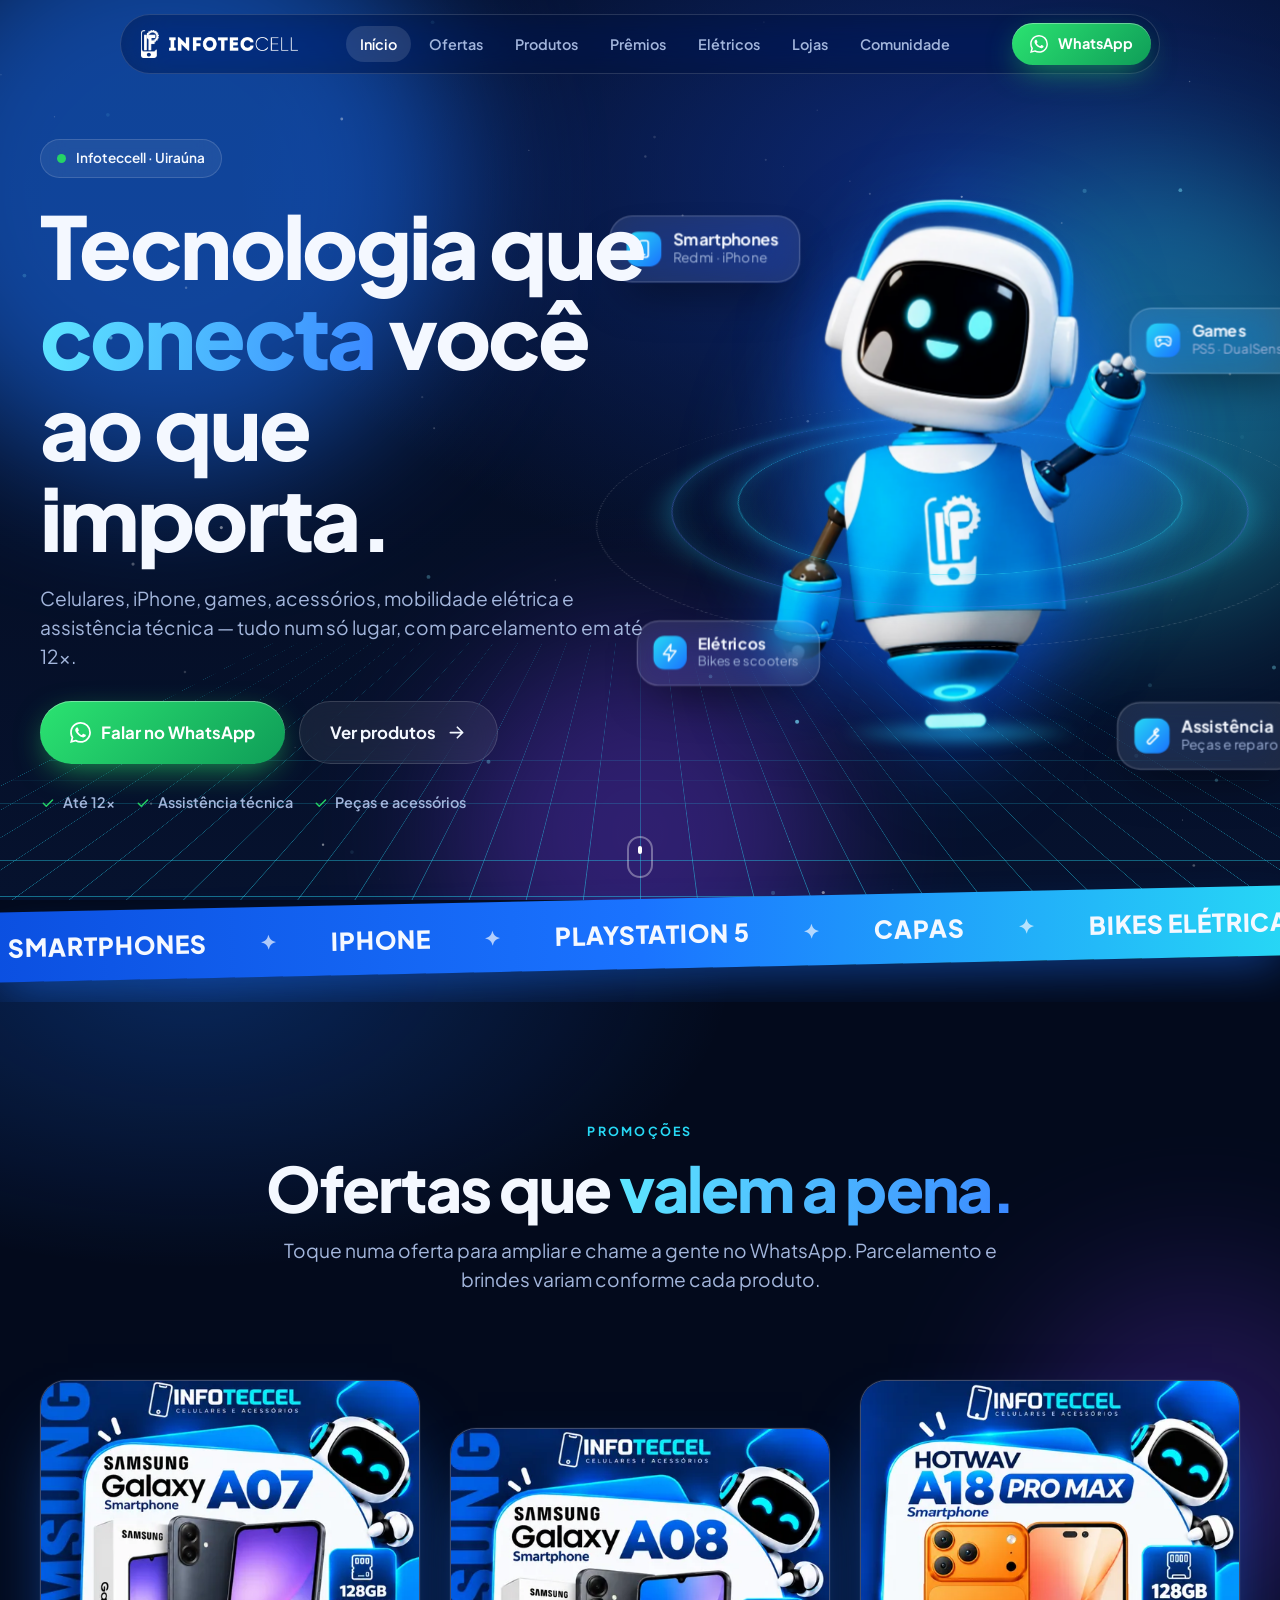
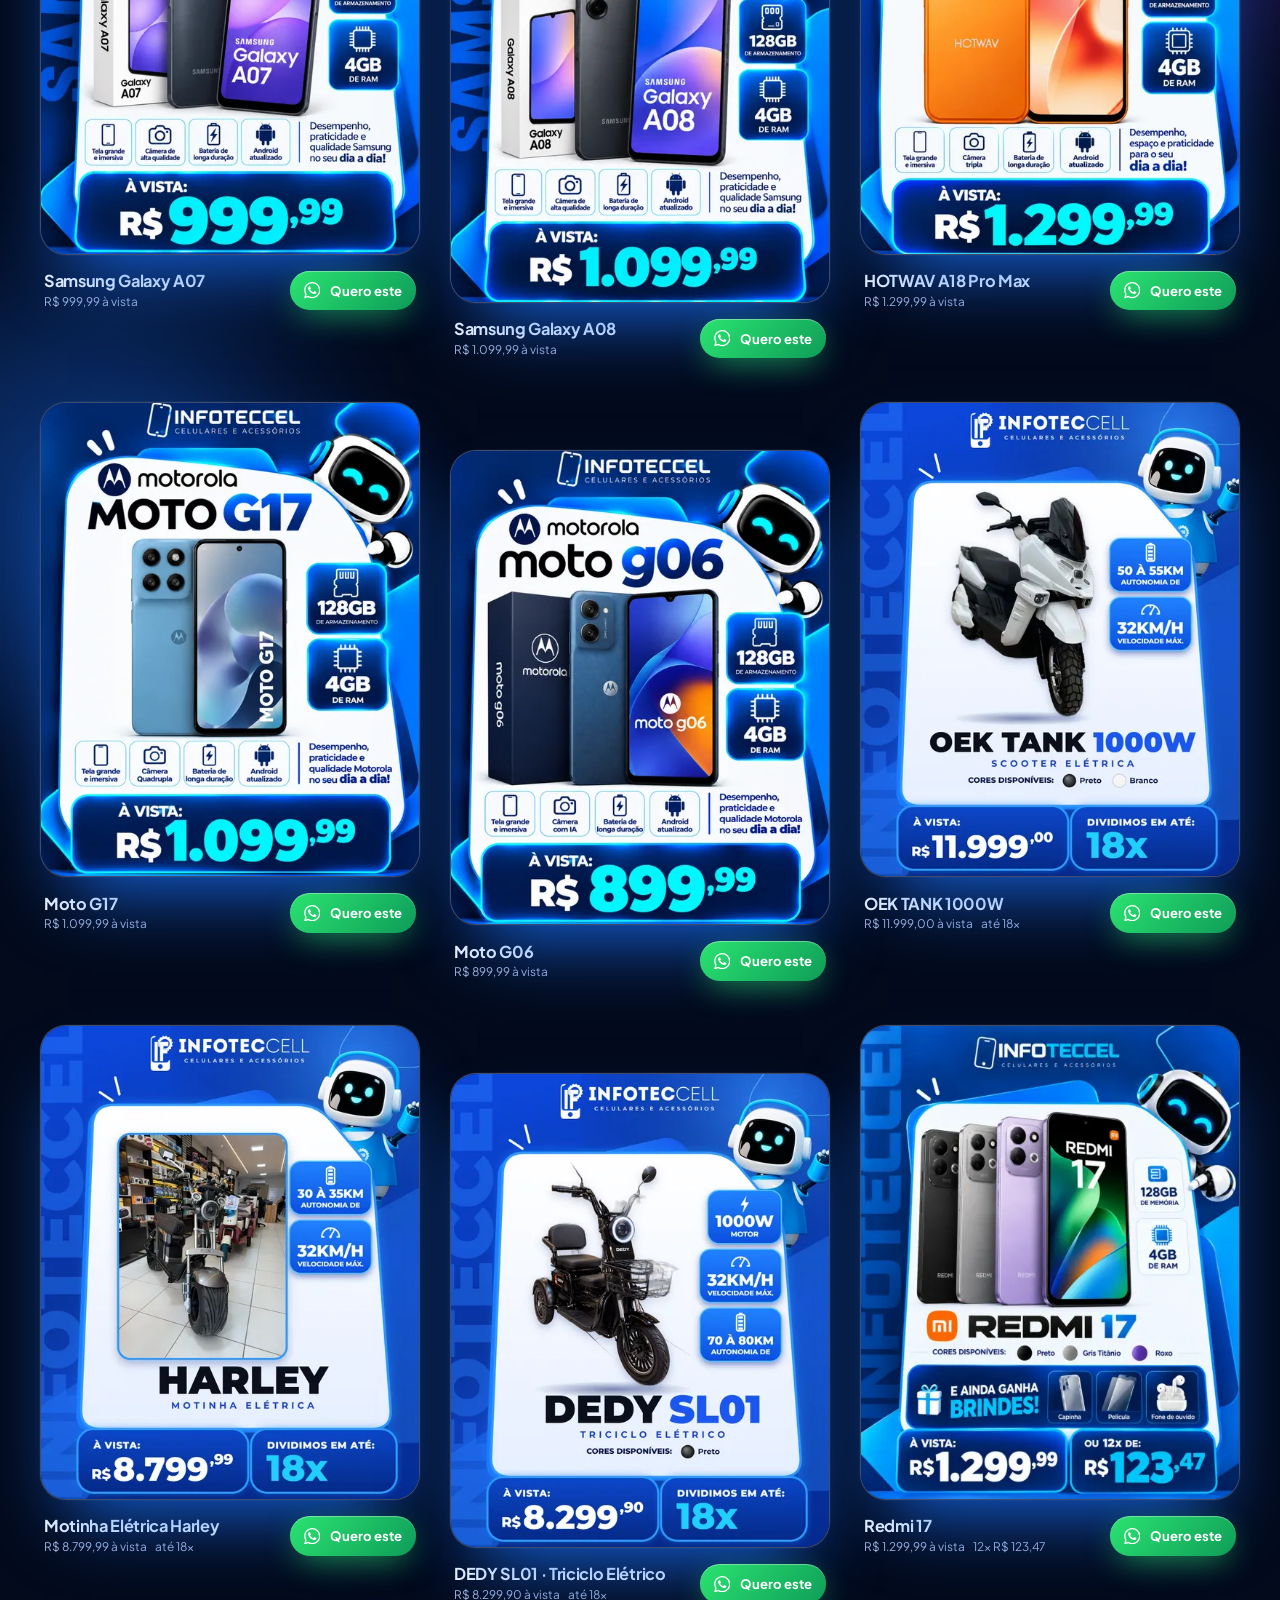
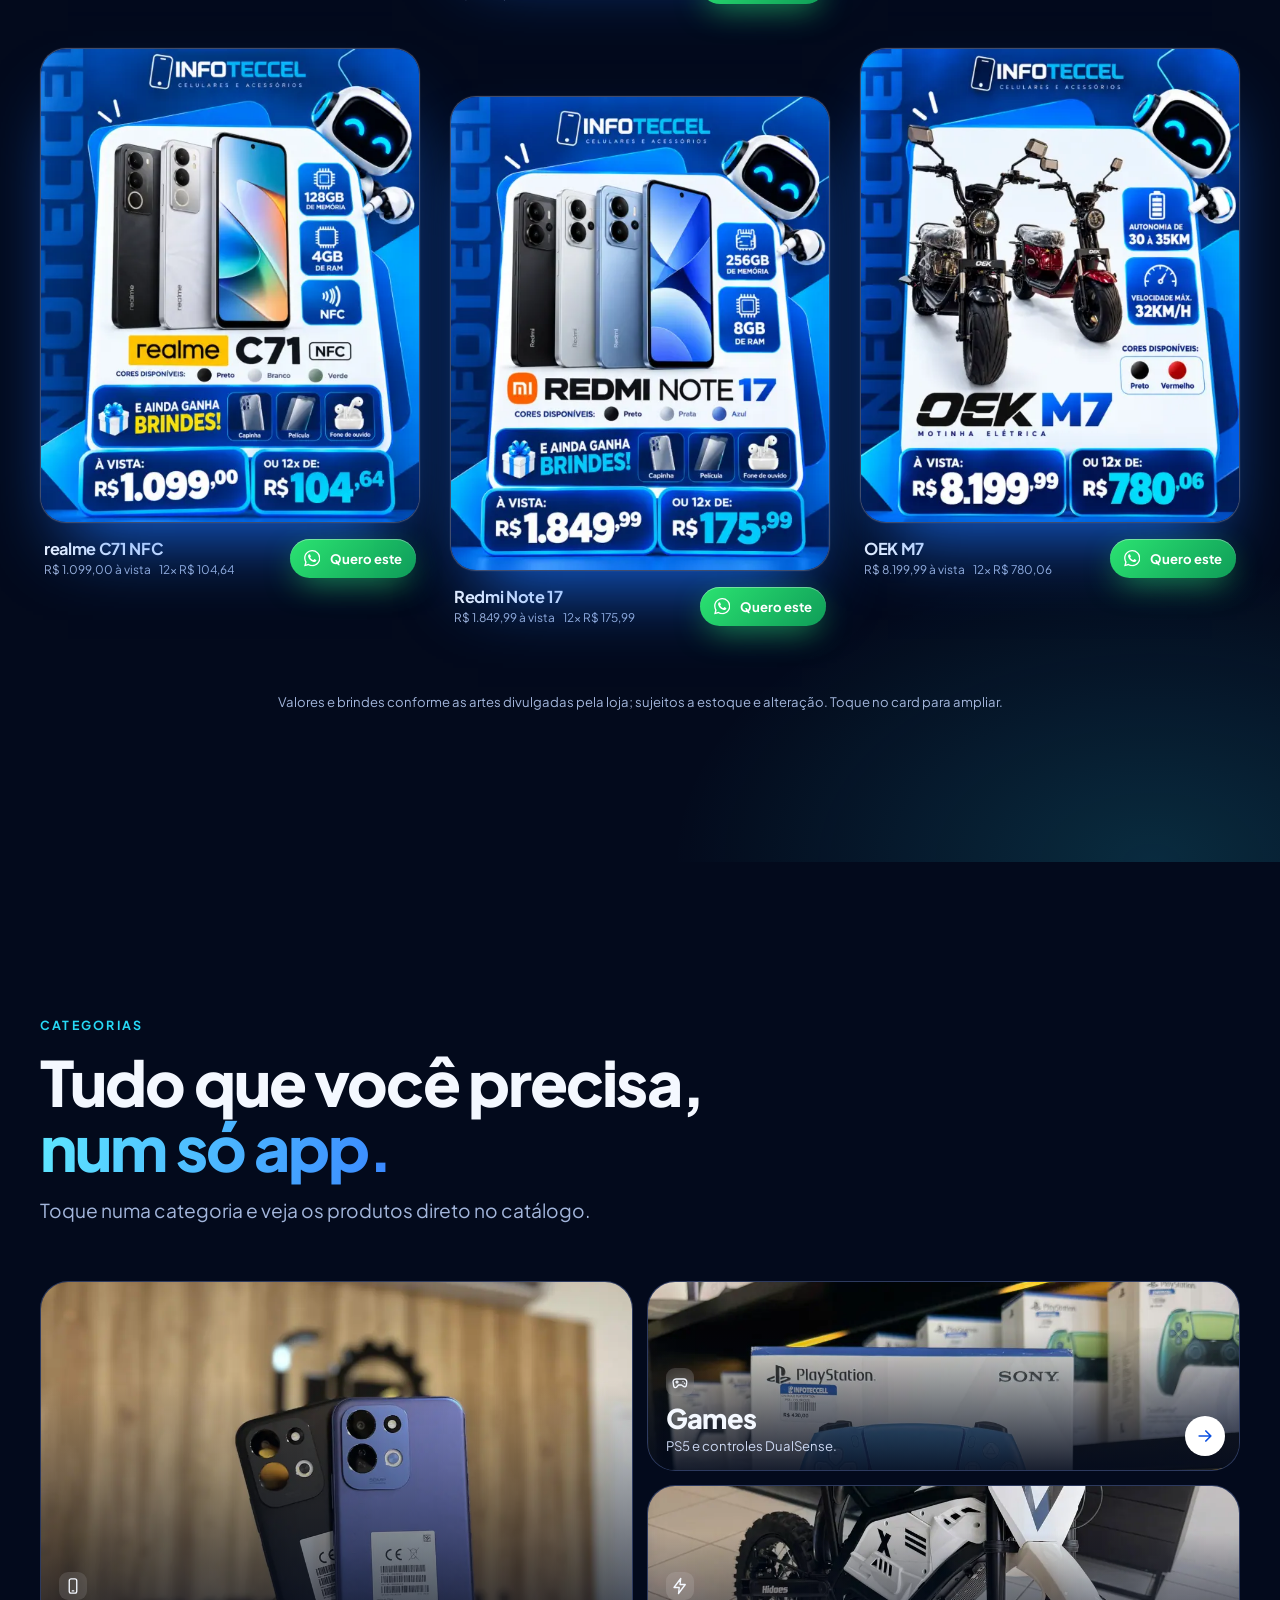
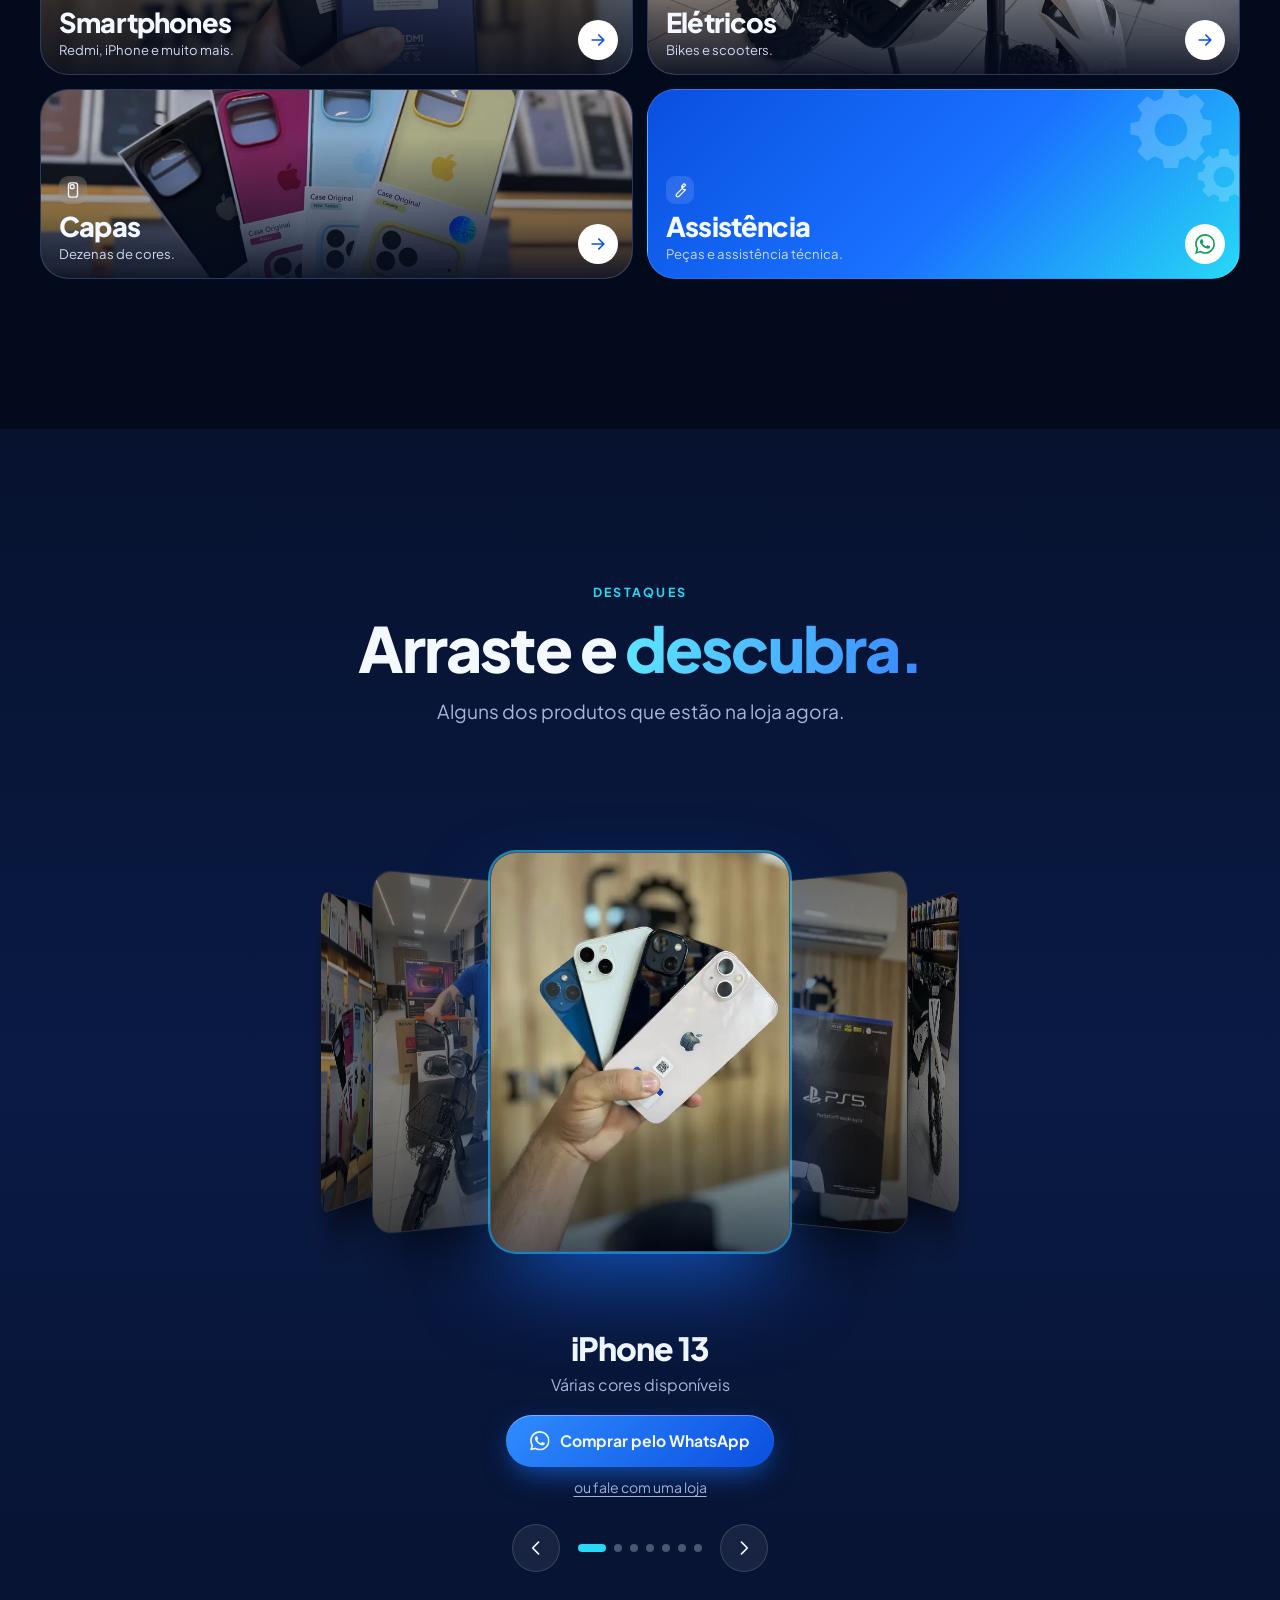
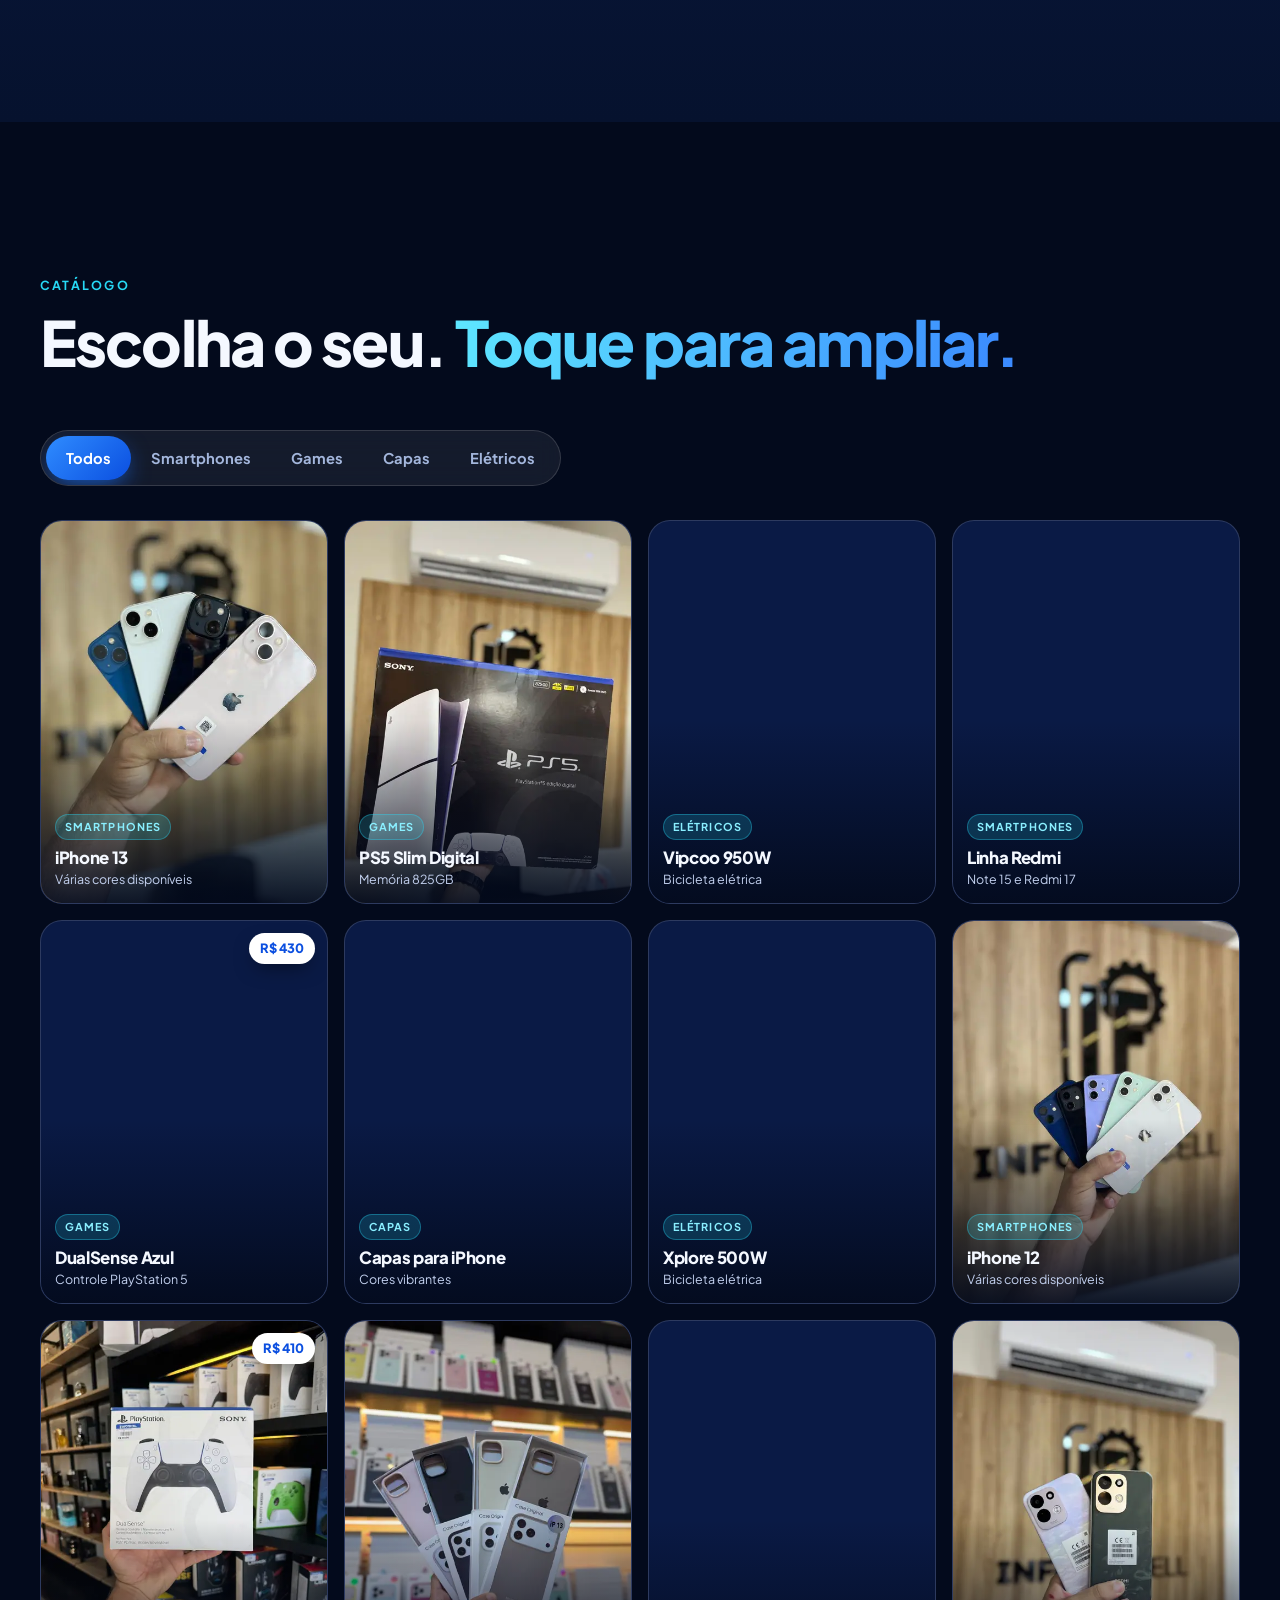
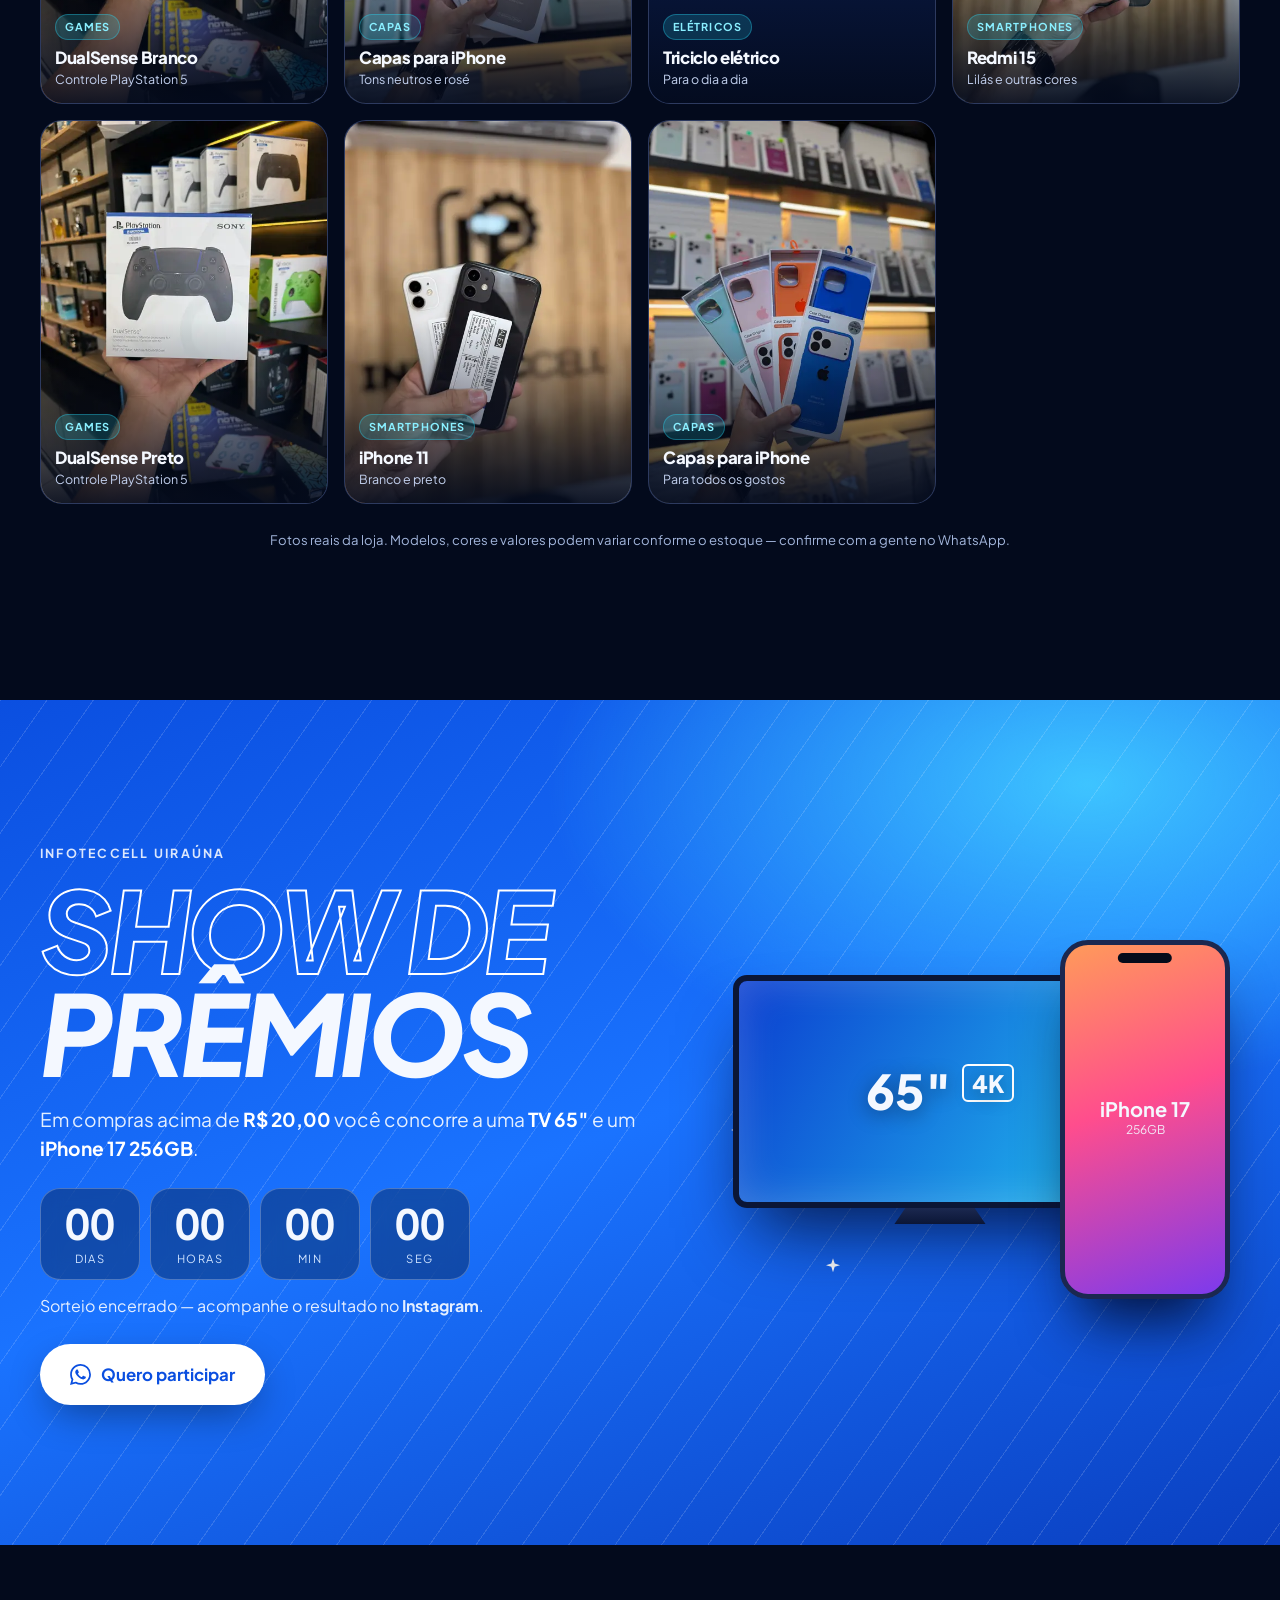
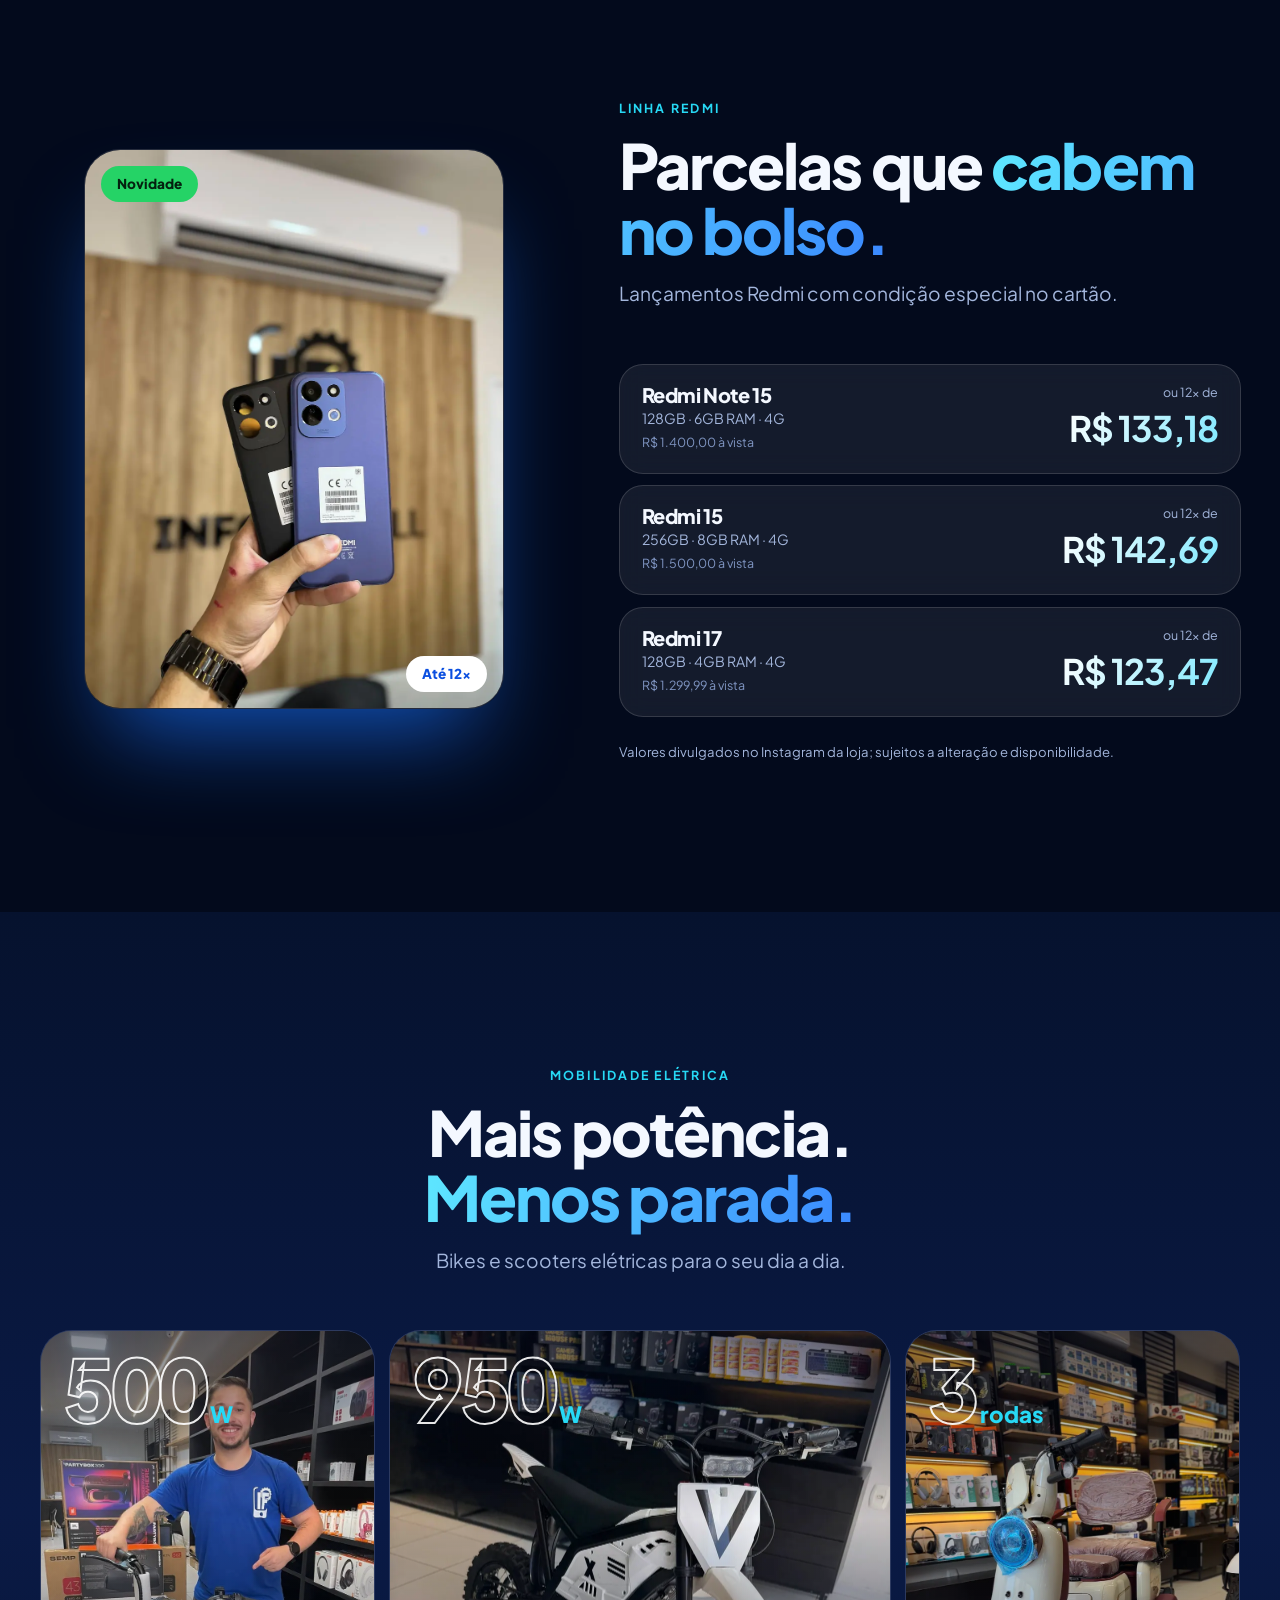
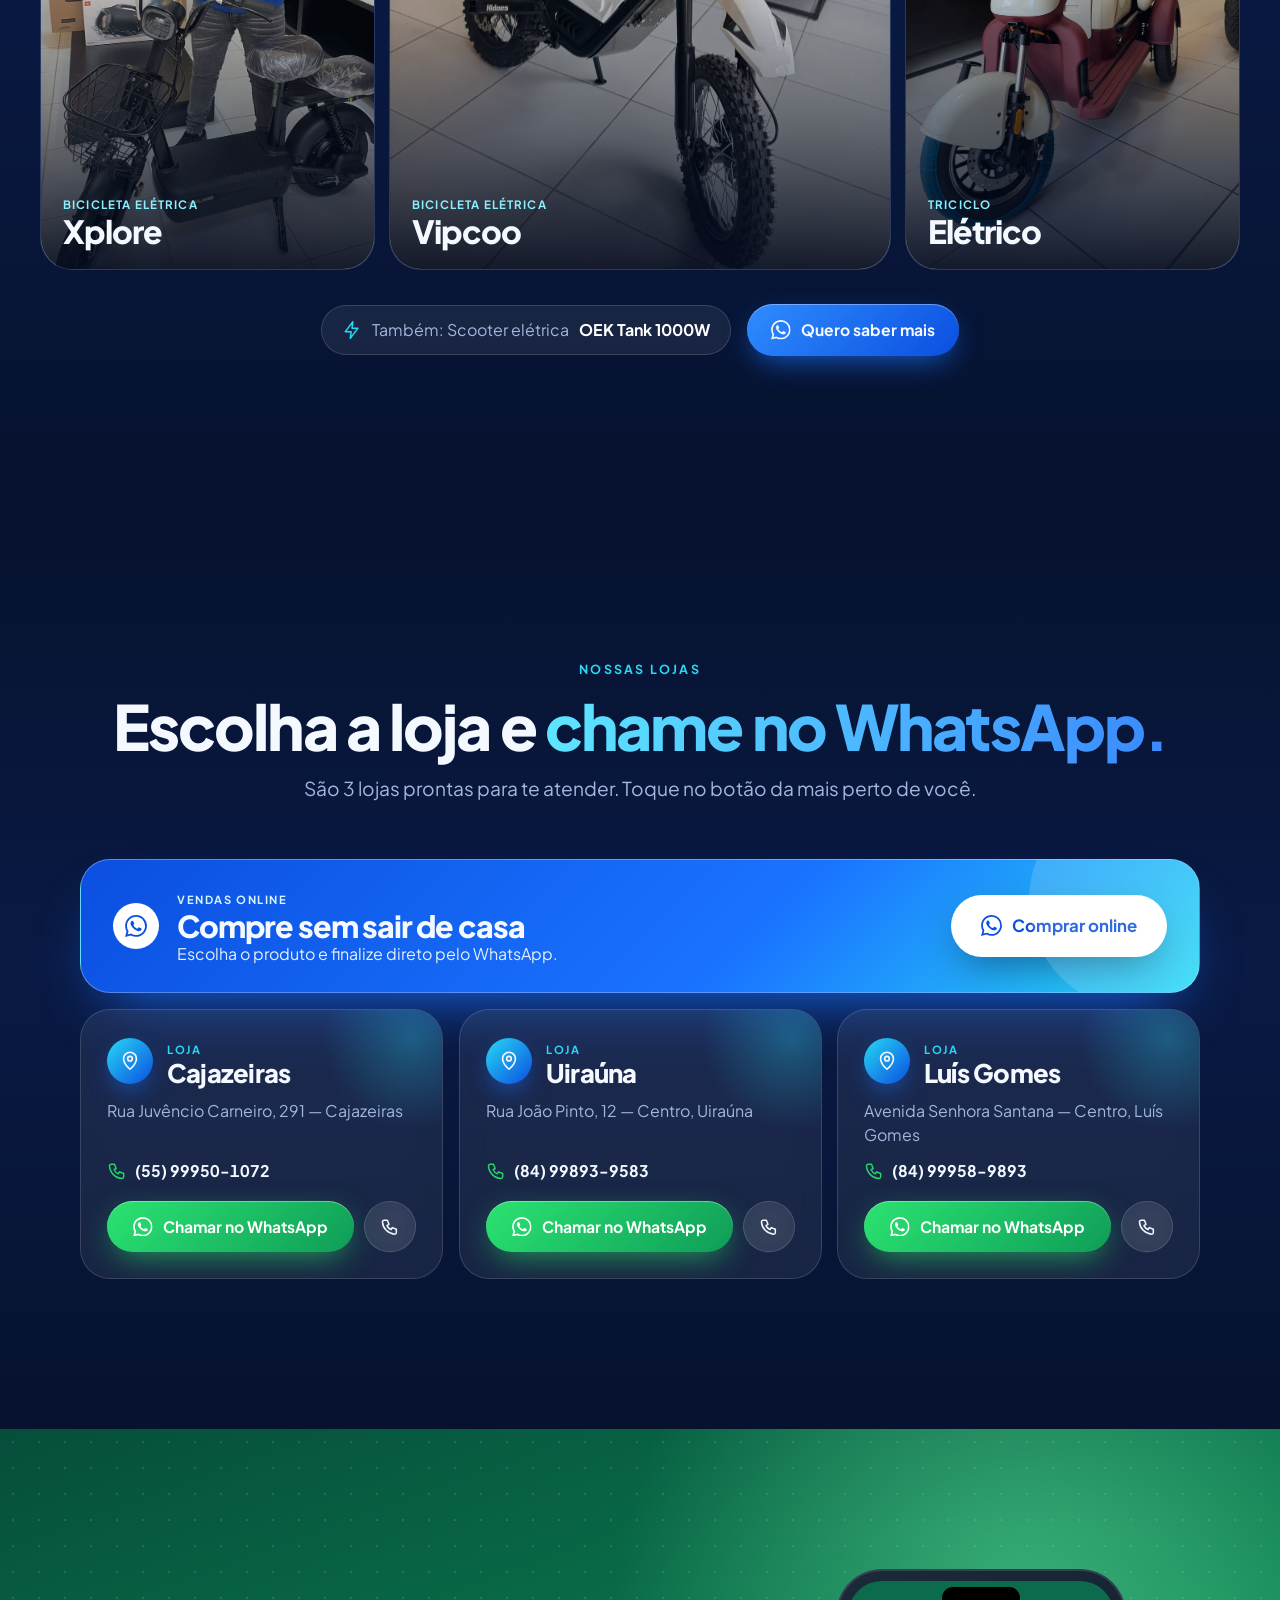
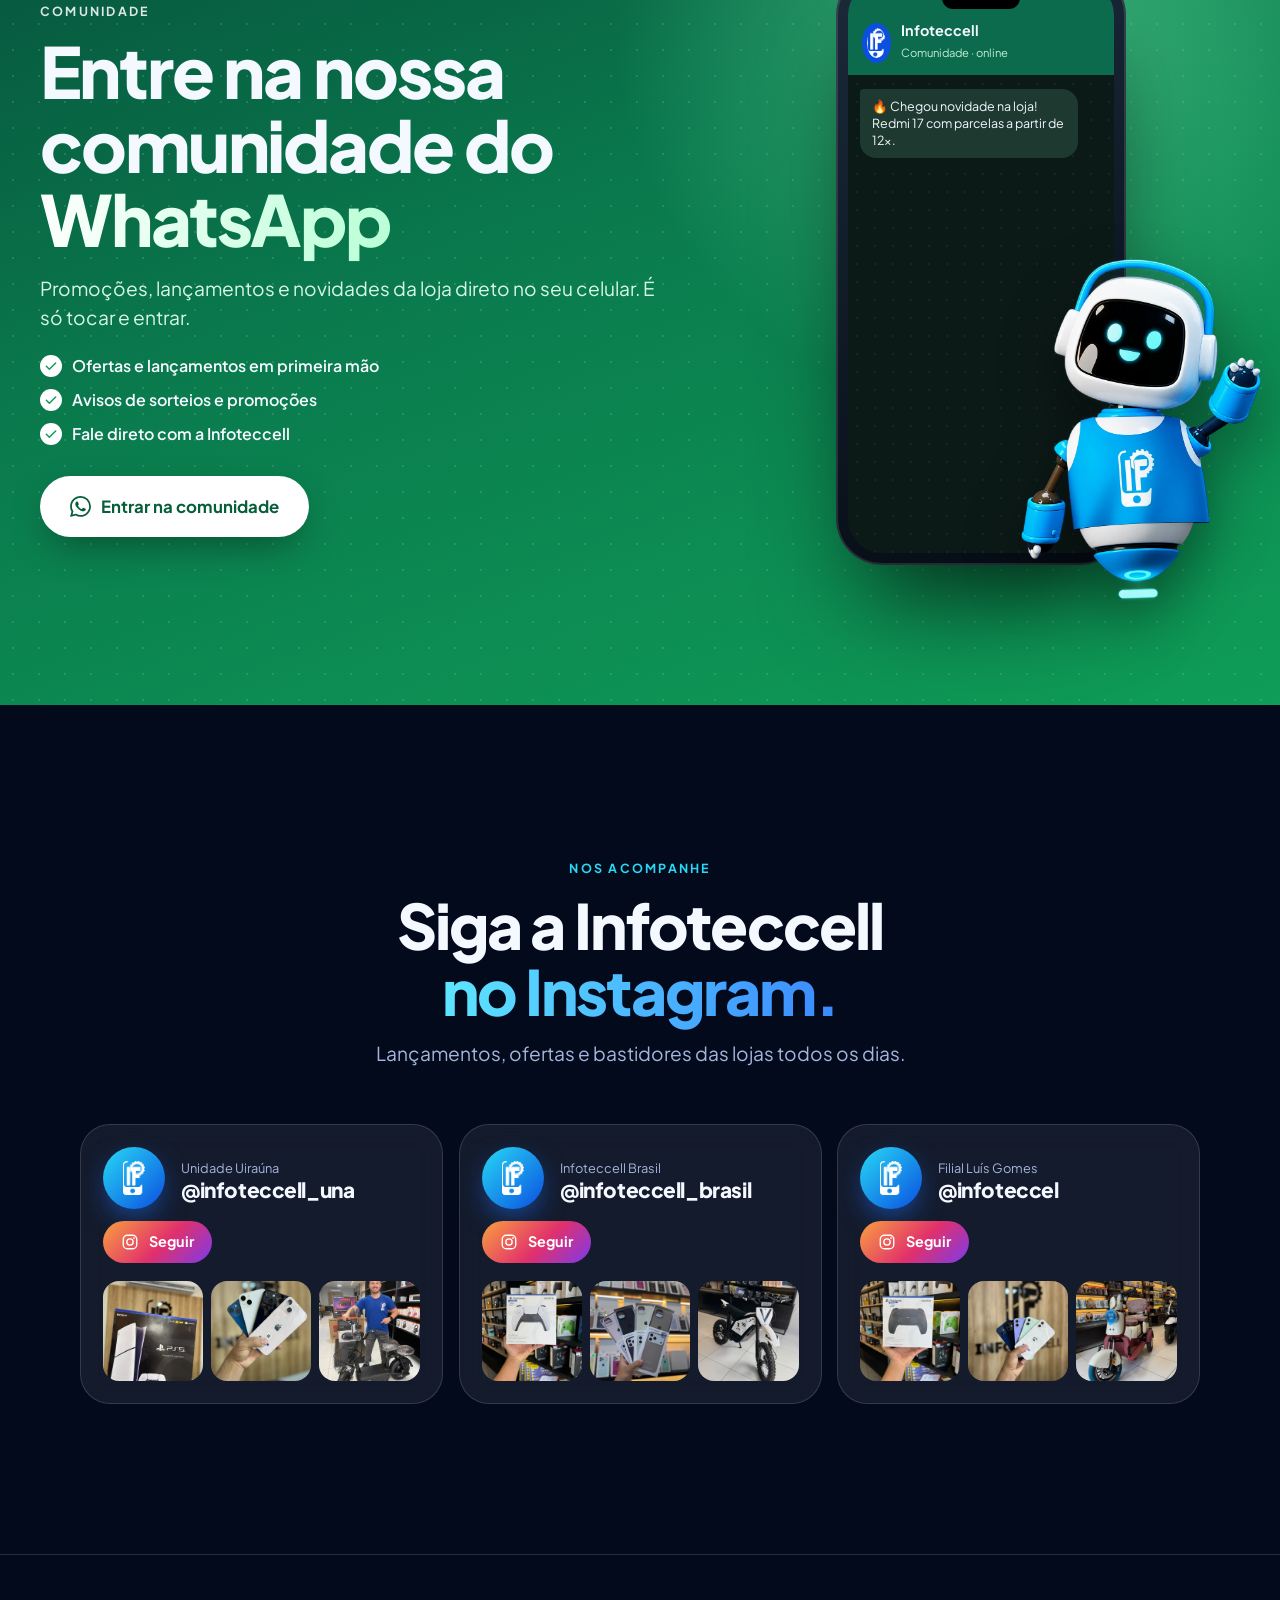
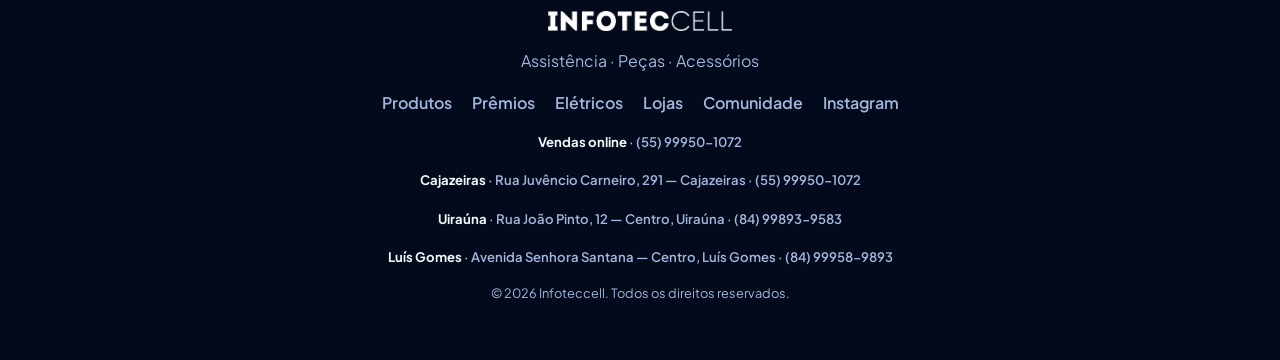
<file: index.html>
<!doctype html>
<html lang="pt-BR">
<head>
<meta charset="utf-8">
<meta name="viewport" content="width=device-width, initial-scale=1, viewport-fit=cover">
<title>Infoteccell — Celulares, games e mobilidade elétrica</title>
<meta name="description" content="Infoteccell Uiraúna: smartphones, iPhone, PlayStation, capas, acessórios, bikes e scooters elétricas, peças e assistência técnica. Entre na nossa comunidade do WhatsApp.">
<meta name="theme-color" content="#030a1c">
<meta property="og:title" content="Infoteccell — Tecnologia que conecta você">
<meta property="og:description" content="Celulares, games, acessórios, mobilidade elétrica e assistência técnica. Entre na comunidade do WhatsApp!">
<meta property="og:type" content="website">
<link rel="icon" type="image/png" sizes="192x192" href="assets/icon-192.png">
<link rel="apple-touch-icon" href="assets/icon-180.png">
<link rel="preconnect" href="https://fonts.googleapis.com">
<link rel="preconnect" href="https://fonts.gstatic.com" crossorigin>
<link href="https://fonts.googleapis.com/css2?family=Plus+Jakarta+Sans:wght@400;500;600;700;800&display=swap" rel="stylesheet">
<link rel="preload" as="image" href="assets/img/mascote.webp" type="image/webp">
<link rel="stylesheet" href="css/style.css">
<noscript><style>[data-reveal]{opacity:1!important;transform:none!important;filter:none!important}</style></noscript>
</head>
<body>

<!-- ============ ÍCONES (sprite) ============ -->
<svg width="0" height="0" style="position:absolute" aria-hidden="true">
  <symbol id="i-home" viewBox="0 0 24 24"><path d="M3 10.5 12 3l9 7.5V20a1 1 0 0 1-1 1h-5v-6h-6v6H4a1 1 0 0 1-1-1z" fill="none" stroke="currentColor" stroke-width="1.8" stroke-linejoin="round"/></symbol>
  <symbol id="i-bag" viewBox="0 0 24 24"><path d="M5 8h14l-1 12H6zM9 8V6a3 3 0 0 1 6 0v2" fill="none" stroke="currentColor" stroke-width="1.8" stroke-linejoin="round" stroke-linecap="round"/></symbol>
  <symbol id="i-gift" viewBox="0 0 24 24"><path d="M4 11h16v9H4zM3 7h18v4H3zM12 7v13M12 7c-1-3-5-4-5-1.5S10 7 12 7zm0 0c1-3 5-4 5-1.5S14 7 12 7z" fill="none" stroke="currentColor" stroke-width="1.8" stroke-linejoin="round" stroke-linecap="round"/></symbol>
  <symbol id="i-store" viewBox="0 0 24 24"><path d="M4 9 5.5 4h13L20 9M4 9v11h16V9M4 9c0 1.7 1.3 3 2.7 3S9.3 10.700 9.300 9c0 1.700 1 3 2.700 3s2.700-1.300 2.700-3c0 1.700 1.300 3 2.700 3S20 10.700 20 9M10 20v-5h4v5" fill="none" stroke="currentColor" stroke-width="1.8" stroke-linejoin="round" stroke-linecap="round"/></symbol>
  <symbol id="i-wa" viewBox="0 0 24 24"><path fill="currentColor" d="M17.472 14.382c-.297-.149-1.758-.867-2.03-.967-.273-.099-.471-.148-.67.15-.197.297-.767.966-.94 1.164-.173.199-.347.223-.644.075-.297-.15-1.255-.463-2.39-1.475-.883-.788-1.48-1.761-1.653-2.059-.173-.297-.018-.458.13-.606.134-.133.298-.347.446-.52.149-.174.198-.298.298-.497.099-.198.05-.371-.025-.52-.075-.149-.669-1.612-.916-2.207-.242-.579-.487-.5-.669-.51-.173-.008-.371-.01-.57-.01-.198 0-.52.074-.792.372-.272.297-1.04 1.016-1.04 2.479 0 1.462 1.065 2.875 1.213 3.074.149.198 2.096 3.2 5.077 4.487.709.306 1.262.489 1.694.625.712.227 1.36.195 1.871.118.571-.085 1.758-.719 2.006-1.413.248-.694.248-1.289.173-1.413-.074-.124-.272-.198-.57-.347m-5.421 7.403h-.004a9.87 9.87 0 0 1-5.031-1.378l-.361-.214-3.741.982.998-3.648-.235-.374a9.86 9.86 0 0 1-1.51-5.26c.001-5.45 4.436-9.884 9.888-9.884 2.64 0 5.122 1.03 6.988 2.898a9.825 9.825 0 0 1 2.893 6.994c-.003 5.45-4.437 9.884-9.885 9.884m8.413-18.297A11.815 11.815 0 0 0 12.05 0C5.495 0 .16 5.335.157 11.892c0 2.096.547 4.142 1.588 5.945L.057 24l6.305-1.654a11.882 11.882 0 0 0 5.683 1.448h.005c6.554 0 11.89-5.335 11.893-11.893a11.821 11.821 0 0 0-3.48-8.413Z"/></symbol>
  <symbol id="i-ig" viewBox="0 0 24 24"><rect x="3" y="3" width="18" height="18" rx="5.500" fill="none" stroke="currentColor" stroke-width="1.800"/><circle cx="12" cy="12" r="4.200" fill="none" stroke="currentColor" stroke-width="1.800"/><circle cx="17.300" cy="6.700" r="1.200" fill="currentColor"/></symbol>
  <symbol id="i-bolt" viewBox="0 0 24 24"><path d="M13 2 4 14h7l-1 8 9-12h-7z" fill="none" stroke="currentColor" stroke-width="1.800" stroke-linejoin="round"/></symbol>
  <symbol id="i-game" viewBox="0 0 24 24"><path d="M7 8h10a4 4 0 0 1 4 4.500l-.6 4a2.300 2.300 0 0 1-4 1.200L14 16h-4l-2.400 2.700a2.300 2.300 0 0 1-4-1.200l-.6-4A4 4 0 0 1 7 8zM8 10.500v3M6.500 12h3M16 11.500h.01M18 13.500h.01" fill="none" stroke="currentColor" stroke-width="1.800" stroke-linecap="round" stroke-linejoin="round"/></symbol>
  <symbol id="i-phone" viewBox="0 0 24 24"><rect x="7" y="2.500" width="10" height="19" rx="2.500" fill="none" stroke="currentColor" stroke-width="1.800"/><path d="M11 18.500h2" stroke="currentColor" stroke-width="1.800" stroke-linecap="round"/></symbol>
  <symbol id="i-wrench" viewBox="0 0 24 24"><path d="M14.500 6.500a4 4 0 0 0 5 5l-9 9a2.100 2.100 0 0 1-3-3l9-9A4 4 0 0 0 14.500 6.500zm0 0 3-3 2 2-3 3" fill="none" stroke="currentColor" stroke-width="1.800" stroke-linejoin="round" stroke-linecap="round"/></symbol>
  <symbol id="i-case" viewBox="0 0 24 24"><rect x="6" y="2.500" width="12" height="19" rx="3" fill="none" stroke="currentColor" stroke-width="1.800"/><rect x="8.500" y="5" width="5" height="5" rx="1.500" fill="none" stroke="currentColor" stroke-width="1.800"/></symbol>
  <symbol id="i-pin" viewBox="0 0 24 24"><path d="M12 21s-7-6.100-7-11.500a7 7 0 0 1 14 0C19 14.900 12 21 12 21z" fill="none" stroke="currentColor" stroke-width="1.800" stroke-linejoin="round"/><circle cx="12" cy="9.500" r="2.500" fill="none" stroke="currentColor" stroke-width="1.800"/></symbol>
  <symbol id="i-call" viewBox="0 0 24 24"><path d="M5 4h4l2 5-2.500 1.500a11 11 0 0 0 5 5L15 13l5 2v4a2 2 0 0 1-2 2A16 16 0 0 1 3 6a2 2 0 0 1 2-2z" fill="none" stroke="currentColor" stroke-width="1.800" stroke-linejoin="round"/></symbol>
  <symbol id="i-tag" viewBox="0 0 24 24"><path d="M3 12.500V4a1 1 0 0 1 1-1h8.500a1 1 0 0 1 .7.300l8 8a1 1 0 0 1 0 1.400l-8.500 8.500a1 1 0 0 1-1.400 0l-8-8a1 1 0 0 1-.3-.7z" fill="none" stroke="currentColor" stroke-width="1.800" stroke-linejoin="round"/><circle cx="7.500" cy="7.500" r="1.500" fill="currentColor"/></symbol>
  <symbol id="i-arrow" viewBox="0 0 24 24"><path d="M5 12h14m-6-6 6 6-6 6" fill="none" stroke="currentColor" stroke-width="2" stroke-linecap="round" stroke-linejoin="round"/></symbol>
  <symbol id="i-x" viewBox="0 0 24 24"><path d="M6 6l12 12M18 6 6 18" fill="none" stroke="currentColor" stroke-width="2" stroke-linecap="round"/></symbol>
  <symbol id="i-left" viewBox="0 0 24 24"><path d="m15 5-7 7 7 7" fill="none" stroke="currentColor" stroke-width="2" stroke-linecap="round" stroke-linejoin="round"/></symbol>
  <symbol id="i-right" viewBox="0 0 24 24"><path d="m9 5 7 7-7 7" fill="none" stroke="currentColor" stroke-width="2" stroke-linecap="round" stroke-linejoin="round"/></symbol>
  <symbol id="i-check" viewBox="0 0 24 24"><path d="m5 12.500 4.500 4.500L19 7.500" fill="none" stroke="currentColor" stroke-width="2.200" stroke-linecap="round" stroke-linejoin="round"/></symbol>
</svg>

<div class="progress" aria-hidden="true"><i></i></div>
<div class="spotlight" aria-hidden="true"></div>

<!-- ============ NAVEGAÇÃO ============ -->
<nav class="nav" id="nav" aria-label="Principal">
  <a class="brand" href="#inicio" aria-label="Infoteccell — início">
    <img src="assets/img/logo-icon.webp" alt="" width="22" height="35" class="brand-icon">
    <img src="assets/img/logo-wordmark.webp" alt="Infoteccell" width="150" height="16" class="brand-word">
  </a>
  <ul class="nav-links">
    <li><a href="#inicio" data-spy="inicio">Início</a></li>
    <li><a href="#ofertas" data-spy="ofertas">Ofertas</a></li>
    <li><a href="#catalogo" data-spy="catalogo">Produtos</a></li>
    <li><a href="#premios" data-spy="premios">Prêmios</a></li>
    <li><a href="#eletricos" data-spy="eletricos">Elétricos</a></li>
    <li><a href="#lojas" data-spy="lojas">Lojas</a></li>
    <li><a href="#comunidade" data-spy="comunidade">Comunidade</a></li>
  </ul>
  <a class="btn btn-wa btn-sm" data-wpp="stores" data-magnetic href="#lojas">
    <svg class="ico"><use href="#i-wa"/></svg><span>WhatsApp</span>
  </a>
</nav>

<!-- Dock estilo app (celular) -->
<nav class="dock" aria-label="Atalhos">
  <a href="#inicio" data-spy="inicio"><svg class="ico"><use href="#i-home"/></svg><span>Início</span></a>
  <a href="#ofertas" data-spy="ofertas"><svg class="ico"><use href="#i-tag"/></svg><span>Ofertas</span></a>
  <a href="#lojas" class="dock-main" data-wpp="stores" aria-label="Falar no WhatsApp"><svg class="ico"><use href="#i-wa"/></svg></a>
  <a href="#premios" data-spy="premios"><svg class="ico"><use href="#i-gift"/></svg><span>Prêmios</span></a>
  <a href="#lojas" data-spy="lojas"><svg class="ico"><use href="#i-store"/></svg><span>Lojas</span></a>
</nav>

<main>

<!-- ============ HERO ============ -->
<header class="hero" id="inicio">
  <div class="orbs" aria-hidden="true"><i></i><i></i><i></i></div>
  <div class="floor" aria-hidden="true"></div>
  <canvas class="particles" id="particles" aria-hidden="true"></canvas>

  <div class="wrap hero-inner">
    <div class="hero-copy">
      <span class="pill" data-reveal><span class="live"></span> Infoteccell · Uiraúna</span>
      <h1 data-reveal style="--d:.08s">
        Tecnologia que <span class="grad">conecta</span> você ao que importa.
      </h1>
      <p class="lead" data-reveal style="--d:.16s">
        Celulares, iPhone, games, acessórios, mobilidade elétrica e assistência técnica — tudo num só lugar, com parcelamento em até 12x.
      </p>
      <div class="cta" data-reveal style="--d:.24s">
        <a class="btn btn-wa btn-lg" data-wpp="stores" data-magnetic href="#lojas">
          <svg class="ico"><use href="#i-wa"/></svg><span>Falar no WhatsApp</span>
        </a>
        <a class="btn btn-ghost btn-lg" data-magnetic href="#catalogo">
          <span>Ver produtos</span><svg class="ico"><use href="#i-arrow"/></svg>
        </a>
      </div>
      <ul class="trust" data-reveal style="--d:.32s">
        <li><svg class="ico"><use href="#i-check"/></svg>Até 12x</li>
        <li><svg class="ico"><use href="#i-check"/></svg>Assistência técnica</li>
        <li><svg class="ico"><use href="#i-check"/></svg>Peças e acessórios</li>
      </ul>
    </div>

    <div class="hero-visual" data-reveal style="--d:.2s">
      <div class="stage" id="stage">
        <div class="ring r1"></div><div class="ring r2"></div><div class="ring r3"></div>
        <div class="glow"></div>
        <img class="mascot" src="assets/img/mascote.webp" width="760" height="1083" alt="Mascote robô da Infoteccell acenando" fetchpriority="high">
        <div class="shadow"></div>
        <div class="chip c1"><svg class="ico"><use href="#i-phone"/></svg><b>Smartphones</b><small>Redmi · iPhone</small></div>
        <div class="chip c2"><svg class="ico"><use href="#i-game"/></svg><b>Games</b><small>PS5 · DualSense</small></div>
        <div class="chip c3"><svg class="ico"><use href="#i-bolt"/></svg><b>Elétricos</b><small>Bikes e scooters</small></div>
        <div class="chip c4"><svg class="ico"><use href="#i-wrench"/></svg><b>Assistência</b><small>Peças e reparo</small></div>
      </div>
    </div>
  </div>

  <a class="scroll-hint" href="#categorias" aria-label="Rolar para baixo"><i></i></a>
</header>

<!-- ============ MARQUEE ============ -->
<div class="marquee-wrap" aria-hidden="true"><div class="marquee">
  <div class="marquee-track">
    <span>Smartphones</span><span>iPhone</span><span>PlayStation 5</span><span>Capas</span><span>Bikes elétricas</span><span>Scooters</span><span>Assistência</span><span>Peças</span><span>Acessórios</span>
    <span>Smartphones</span><span>iPhone</span><span>PlayStation 5</span><span>Capas</span><span>Bikes elétricas</span><span>Scooters</span><span>Assistência</span><span>Peças</span><span>Acessórios</span>
  </div>
</div></div>

<!-- ============ OFERTAS (cards flutuantes) ============ -->
<section class="section promo" id="ofertas">
  <div class="promo-glow" aria-hidden="true"><i></i><i></i></div>
  <div class="wrap">
    <div class="head center" data-reveal>
      <span class="eyebrow">Promoções</span>
      <h2>Ofertas que <span class="grad">valem a pena.</span></h2>
      <p class="lead">Toque numa oferta para ampliar e chame a gente no WhatsApp. Parcelamento e brindes variam conforme cada produto.</p>
    </div>
    <div class="fgrid" id="promoGrid"></div>
    <p class="fine">Valores e brindes conforme as artes divulgadas pela loja; sujeitos a estoque e alteração. Toque no card para ampliar.</p>
  </div>
</section>

<!-- ============ CATEGORIAS ============ -->
<section class="section" id="categorias">
  <div class="wrap">
    <div class="head" data-reveal>
      <span class="eyebrow">Categorias</span>
      <h2>Tudo que você precisa,<br><span class="grad">num só app.</span></h2>
      <p class="lead">Toque numa categoria e veja os produtos direto no catálogo.</p>
    </div>

    <div class="bento">
      <button class="tile t-phone tilt" data-tilt data-reveal data-filter="smartphones">
        <img src="assets/img/redmi-1-lg.webp" alt="" loading="lazy">
        <div class="tile-txt"><svg class="ico"><use href="#i-phone"/></svg><h3>Smartphones</h3><p>Redmi, iPhone e muito mais.</p></div>
        <span class="go"><svg class="ico"><use href="#i-arrow"/></svg></span>
      </button>
      <button class="tile t-game tilt" data-tilt data-reveal style="--d:.08s" data-filter="games">
        <img src="assets/img/dualsense-azul-lg.webp" alt="" loading="lazy">
        <div class="tile-txt"><svg class="ico"><use href="#i-game"/></svg><h3>Games</h3><p>PS5 e controles DualSense.</p></div>
        <span class="go"><svg class="ico"><use href="#i-arrow"/></svg></span>
      </button>
      <button class="tile t-eco tilt" data-tilt data-reveal style="--d:.16s" data-filter="eletricos">
        <img src="assets/img/vipcoo-lg.webp" alt="" loading="lazy">
        <div class="tile-txt"><svg class="ico"><use href="#i-bolt"/></svg><h3>Elétricos</h3><p>Bikes e scooters.</p></div>
        <span class="go"><svg class="ico"><use href="#i-arrow"/></svg></span>
      </button>
      <button class="tile t-case tilt" data-tilt data-reveal style="--d:.08s" data-filter="capas">
        <img src="assets/img/capas-2-lg.webp" alt="" loading="lazy">
        <div class="tile-txt"><svg class="ico"><use href="#i-case"/></svg><h3>Capas</h3><p>Dezenas de cores.</p></div>
        <span class="go"><svg class="ico"><use href="#i-arrow"/></svg></span>
      </button>
      <a class="tile t-fix tilt" data-tilt data-reveal style="--d:.16s" data-wpp="stores" data-msg="Olá! Preciso de assistência técnica ou peças." href="#lojas">
        <div class="gears" aria-hidden="true">
          <svg viewBox="0 0 100 100" class="gear g1"><path fill="currentColor" d="M43 5h14l2 9a36 36 0 0 1 8 3.300l8-5 10 10-5 8a36 36 0 0 1 3.300 8l9 2v14l-9 2a36 36 0 0 1-3.300 8l5 8-10 10-8-5a36 36 0 0 1-8 3.300l-2 9H43l-2-9a36 36 0 0 1-8-3.300l-8 5-10-10 5-8a36 36 0 0 1-3.300-8l-9-2V43l9-2a36 36 0 0 1 3.300-8l-5-8 10-10 8 5a36 36 0 0 1 8-3.300zM50 33a17 17 0 1 0 0 34 17 17 0 0 0 0-34z"/></svg>
          <svg viewBox="0 0 100 100" class="gear g2"><path fill="currentColor" d="M43 5h14l2 9a36 36 0 0 1 8 3.300l8-5 10 10-5 8a36 36 0 0 1 3.300 8l9 2v14l-9 2a36 36 0 0 1-3.300 8l5 8-10 10-8-5a36 36 0 0 1-8 3.300l-2 9H43l-2-9a36 36 0 0 1-8-3.300l-8 5-10-10 5-8a36 36 0 0 1-3.300-8l-9-2V43l9-2a36 36 0 0 1 3.300-8l-5-8 10-10 8 5a36 36 0 0 1 8-3.300zM50 33a17 17 0 1 0 0 34 17 17 0 0 0 0-34z"/></svg>
        </div>
        <div class="tile-txt"><svg class="ico"><use href="#i-wrench"/></svg><h3>Assistência</h3><p>Peças e assistência técnica.</p></div>
        <span class="go"><svg class="ico"><use href="#i-wa"/></svg></span>
      </a>
    </div>
  </div>
</section>

<!-- ============ DESTAQUES (3D coverflow) ============ -->
<section class="section section-dark" id="destaques">
  <div class="wrap">
    <div class="head center" data-reveal>
      <span class="eyebrow">Destaques</span>
      <h2>Arraste e <span class="grad">descubra.</span></h2>
      <p class="lead">Alguns dos produtos que estão na loja agora.</p>
    </div>
    <div class="cf" id="cf" data-reveal aria-roledescription="carrossel" aria-label="Destaques da loja"></div>
    <div class="cf-info" id="cfInfo" aria-live="polite">
      <h3 id="cfTitle"></h3><p id="cfSub"></p>
      <a class="btn btn-primary" id="cfBtn" data-wpp="online" href="#lojas"><svg class="ico"><use href="#i-wa"/></svg><span>Comprar pelo WhatsApp</span></a>
      <a class="alt-link" data-wpp="stores" href="#lojas">ou fale com uma loja</a>
    </div>
    <div class="cf-ctrl">
      <button class="round" id="cfPrev" aria-label="Anterior"><svg class="ico"><use href="#i-left"/></svg></button>
      <div class="dots" id="cfDots"></div>
      <button class="round" id="cfNext" aria-label="Próximo"><svg class="ico"><use href="#i-right"/></svg></button>
    </div>
  </div>
</section>

<!-- ============ CATÁLOGO ============ -->
<section class="section" id="catalogo">
  <div class="wrap">
    <div class="head" data-reveal>
      <span class="eyebrow">Catálogo</span>
      <h2>Escolha o seu. <span class="grad">Toque para ampliar.</span></h2>
    </div>

    <div class="seg" id="seg" role="tablist" aria-label="Filtrar produtos" data-reveal>
      <span class="seg-thumb"></span>
      <button role="tab" data-f="todos" class="on">Todos</button>
      <button role="tab" data-f="smartphones">Smartphones</button>
      <button role="tab" data-f="games">Games</button>
      <button role="tab" data-f="capas">Capas</button>
      <button role="tab" data-f="eletricos">Elétricos</button>
    </div>

    <div class="grid" id="grid"></div>
    <p class="fine">Fotos reais da loja. Modelos, cores e valores podem variar conforme o estoque — confirme com a gente no WhatsApp.</p>
  </div>
</section>

<!-- ============ SHOW DE PRÊMIOS ============ -->
<section class="prize" id="premios">
  <div class="balloons" aria-hidden="true"><i></i><i></i><i></i><i></i><i></i><i></i><i></i></div>
  <div class="wrap prize-inner">
    <div class="prize-copy">
      <span class="eyebrow light" data-reveal>Infoteccell Uiraúna</span>
      <h2 data-reveal style="--d:.06s"><span class="stroke">Show de</span><br>Prêmios</h2>
      <p class="lead" data-reveal style="--d:.12s">
        Em compras acima de <b>R$ 20,00</b> você concorre a uma <b>TV 65″</b> e um <b>iPhone 17 256GB</b>.
      </p>
      <div class="count" id="count" data-reveal style="--d:.18s" aria-live="off">
        <div><b data-u="d">00</b><span>dias</span></div>
        <div><b data-u="h">00</b><span>horas</span></div>
        <div><b data-u="m">00</b><span>min</span></div>
        <div><b data-u="s">00</b><span>seg</span></div>
      </div>
      <p class="draw" data-reveal style="--d:.22s">O sorteio ocorrerá no dia <b>31/10</b>.</p>
      <a class="btn btn-white btn-lg" data-wpp="store:uirauna" data-msg="Olá! Quero participar do Show de Prêmios da Infoteccell Uiraúna." data-magnetic data-reveal style="--d:.26s" href="#lojas">
        <svg class="ico"><use href="#i-wa"/></svg><span>Quero participar</span>
      </a>
    </div>

    <div class="prize-visual" data-reveal style="--d:.1s">
      <div class="tv tilt" data-tilt>
        <div class="tv-screen"><span>65″ <em>4K</em></span></div>
        <div class="tv-stand"></div>
      </div>
      <div class="ip tilt" data-tilt>
        <div class="ip-island"></div>
        <div class="ip-screen"><b>iPhone 17</b><span>256GB</span></div>
      </div>
      <div class="sparkles" aria-hidden="true"><i></i><i></i><i></i><i></i><i></i></div>
    </div>
  </div>
</section>

<!-- ============ PARCELAS REDMI ============ -->
<section class="section" id="parcelas">
  <div class="wrap split">
    <div class="split-media" data-reveal>
      <div class="phone-photo tilt" data-tilt>
        <img src="assets/img/redmi-1-lg.webp" alt="Redmi Note 15 e Redmi 17 na mão" loading="lazy" width="1000" height="1333">
        <span class="badge-float b1">Novidade</span>
        <span class="badge-float b2">Até 12x</span>
      </div>
    </div>
    <div class="split-copy">
      <div class="head" data-reveal>
        <span class="eyebrow">Linha Redmi</span>
        <h2>Parcelas que <span class="grad">cabem no bolso.</span></h2>
        <p class="lead">Lançamentos Redmi com condição especial no cartão.</p>
      </div>
      <ul class="prices">
        <li class="price tilt" data-tilt data-reveal style="--d:.05s">
          <div><h3>Redmi Note 15</h3><p>128GB · 6GB RAM · 4G</p><small>R$ 1.400,00 à vista</small></div>
          <div class="pp"><small>ou 12x de</small><b>R$ <span data-count="133.18" data-dec="2">133,18</span></b></div>
        </li>
        <li class="price tilt" data-tilt data-reveal style="--d:.12s">
          <div><h3>Redmi 15</h3><p>256GB · 8GB RAM · 4G</p><small>R$ 1.500,00 à vista</small></div>
          <div class="pp"><small>ou 12x de</small><b>R$ <span data-count="142.69" data-dec="2">142,69</span></b></div>
        </li>
        <li class="price tilt" data-tilt data-reveal style="--d:.19s">
          <div><h3>Redmi 17</h3><p>128GB · 4GB RAM · 4G</p><small>R$ 1.299,99 à vista</small></div>
          <div class="pp"><small>ou 12x de</small><b>R$ <span data-count="123.47" data-dec="2">123,47</span></b></div>
        </li>
      </ul>
      <p class="fine left">Valores divulgados no Instagram da loja; sujeitos a alteração e disponibilidade.</p>
    </div>
  </div>
</section>

<!-- ============ ELÉTRICOS ============ -->
<section class="section section-dark eco" id="eletricos">
  <div class="wrap">
    <div class="head center" data-reveal>
      <span class="eyebrow">Mobilidade elétrica</span>
      <h2>Mais potência.<br><span class="grad">Menos parada.</span></h2>
      <p class="lead">Bikes e scooters elétricas para o seu dia a dia.</p>
    </div>

    <div class="eco-grid">
      <article class="eco-card tilt" data-tilt data-reveal>
        <div class="watts"><b data-count="500">500</b><span>W</span></div>
        <img src="assets/img/xplore-lg.webp" alt="Bicicleta elétrica Xplore" loading="lazy">
        <div class="eco-txt"><small>Bicicleta elétrica</small><h3>Xplore</h3></div>
      </article>
      <article class="eco-card big tilt" data-tilt data-reveal style="--d:.1s">
        <div class="watts"><b data-count="950">950</b><span>W</span></div>
        <img src="assets/img/vipcoo-lg.webp" alt="Bicicleta elétrica Vipcoo" loading="lazy">
        <div class="eco-txt"><small>Bicicleta elétrica</small><h3>Vipcoo</h3></div>
      </article>
      <article class="eco-card tilt" data-tilt data-reveal style="--d:.2s">
        <div class="watts alt"><b>3</b><span>rodas</span></div>
        <img src="assets/img/triciclo-lg.webp" alt="Triciclo elétrico" loading="lazy">
        <div class="eco-txt"><small>Triciclo</small><h3>Elétrico</h3></div>
      </article>
    </div>

    <div class="eco-extra" data-reveal>
      <span class="chip-line"><svg class="ico"><use href="#i-bolt"/></svg> Também: Scooter elétrica <b>OEK Tank 1000W</b></span>
      <a class="btn btn-primary" data-wpp="stores" data-msg="Olá! Quero saber mais sobre as bikes e scooters elétricas." data-magnetic href="#lojas"><svg class="ico"><use href="#i-wa"/></svg><span>Quero saber mais</span></a>
    </div>
  </div>
</section>

<!-- ============ LOJAS ============ -->
<section class="section section-dark" id="lojas">
  <div class="wrap">
    <div class="head center" data-reveal>
      <span class="eyebrow">Nossas lojas</span>
      <h2>Escolha a loja e <span class="grad">chame no WhatsApp.</span></h2>
      <p class="lead">São 3 lojas prontas para te atender. Toque no botão da mais perto de você.</p>
    </div>
    <div class="online-card" id="online" data-reveal></div>
    <div class="shops" id="shops"></div>
  </div>
</section>

<!-- ============ COMUNIDADE WHATSAPP ============ -->
<section class="wa" id="comunidade">
  <div class="wa-glow" aria-hidden="true"></div>
  <div class="wrap wa-inner">
    <div class="wa-copy">
      <span class="eyebrow light" data-reveal>Comunidade</span>
      <h2 data-reveal style="--d:.06s">Entre na nossa comunidade do <span class="wa-grad">WhatsApp</span></h2>
      <p class="lead" data-reveal style="--d:.12s">Promoções, lançamentos e novidades da loja direto no seu celular. É só tocar e entrar.</p>
      <ul class="wa-list" data-reveal style="--d:.18s">
        <li><svg class="ico"><use href="#i-check"/></svg>Ofertas e lançamentos em primeira mão</li>
        <li><svg class="ico"><use href="#i-check"/></svg>Avisos de sorteios e promoções</li>
        <li><svg class="ico"><use href="#i-check"/></svg>Fale direto com a Infoteccell</li>
      </ul>
      <a class="btn btn-white btn-lg wa-btn" id="waMain" data-wpp="community" data-magnetic data-reveal style="--d:.24s" href="#comunidade">
        <svg class="ico"><use href="#i-wa"/></svg><span>Entrar na comunidade</span>
      </a>
    </div>

    <div class="wa-visual" data-reveal style="--d:.1s">
      <div class="phone tilt" data-tilt>
        <div class="phone-notch"></div>
        <div class="chat-head">
          <img src="assets/img/logo-icon.webp" alt="" width="18" height="28">
          <div><b>Infoteccell</b><small>Comunidade · online</small></div>
        </div>
        <div class="chat" id="chat">
          <div class="msg" data-m>🔥 Chegou novidade na loja! Redmi 17 com parcelas a partir de 12x.</div>
          <div class="msg" data-m>🎮 DualSense para PS5 nas cores branco, verde, azul e preto.</div>
          <div class="msg" data-m>⚡ Bikes e scooters elétricas: Xplore, Vipcoo e OEK Tank.</div>
          <div class="msg" data-m>🎁 Show de Prêmios: sorteio dia 31/10!</div>
          <div class="typing" id="typing"><i></i><i></i><i></i></div>
        </div>
      </div>
      <img class="wa-robot" src="assets/img/mascote.webp" alt="" loading="lazy" width="760" height="1083">
    </div>
  </div>
</section>

<!-- ============ INSTAGRAM ============ -->
<section class="section" id="instagram">
  <div class="wrap">
    <div class="head center" data-reveal>
      <span class="eyebrow">Nos acompanhe</span>
      <h2>Siga a Infoteccell<br><span class="grad">no Instagram.</span></h2>
      <p class="lead">Lançamentos, ofertas e bastidores das lojas todos os dias.</p>
    </div>
    <div class="stores">
      <a class="store tilt" data-tilt data-reveal data-link="una" target="_blank" rel="noopener" href="#">
        <div class="avatar"><img src="assets/img/logo-icon.webp" alt="" width="26" height="41"></div>
        <div class="store-txt"><small>Unidade Uiraúna</small><h3>@infoteccell_una</h3></div>
        <span class="btn btn-ig btn-sm"><svg class="ico"><use href="#i-ig"/></svg>Seguir</span>
        <div class="store-thumbs" aria-hidden="true">
          <img src="assets/img/ps5-slim-sm.webp" alt="" loading="lazy"><img src="assets/img/iphone-13-sm.webp" alt="" loading="lazy"><img src="assets/img/xplore-sm.webp" alt="" loading="lazy">
        </div>
      </a>
      <a class="store tilt" data-tilt data-reveal style="--d:.1s" data-link="brasil" target="_blank" rel="noopener" href="#">
        <div class="avatar"><img src="assets/img/logo-icon.webp" alt="" width="26" height="41"></div>
        <div class="store-txt"><small>Infoteccell Brasil</small><h3>@infoteccell_brasil</h3></div>
        <span class="btn btn-ig btn-sm"><svg class="ico"><use href="#i-ig"/></svg>Seguir</span>
        <div class="store-thumbs" aria-hidden="true">
          <img src="assets/img/dualsense-branco-sm.webp" alt="" loading="lazy"><img src="assets/img/capas-1-sm.webp" alt="" loading="lazy"><img src="assets/img/vipcoo-sm.webp" alt="" loading="lazy">
        </div>
      </a>
      <a class="store tilt" data-tilt data-reveal style="--d:.2s" data-link="luisgomes" target="_blank" rel="noopener" href="#">
        <div class="avatar"><img src="assets/img/logo-icon.webp" alt="" width="26" height="41"></div>
        <div class="store-txt"><small>Filial Luís Gomes</small><h3>@infoteccel</h3></div>
        <span class="btn btn-ig btn-sm"><svg class="ico"><use href="#i-ig"/></svg>Seguir</span>
        <div class="store-thumbs" aria-hidden="true">
          <img src="assets/img/dualsense-preto-sm.webp" alt="" loading="lazy"><img src="assets/img/iphone-12-sm.webp" alt="" loading="lazy"><img src="assets/img/triciclo-sm.webp" alt="" loading="lazy">
        </div>
      </a>
    </div>
  </div>
</section>

</main>

<footer class="footer">
  <div class="wrap foot">
    <img src="assets/img/logo-wordmark.webp" alt="Infoteccell" width="180" height="19">
    <p>Assistência · Peças · Acessórios</p>
    <ul>
      <li><a href="#catalogo">Produtos</a></li>
      <li><a href="#premios">Prêmios</a></li>
      <li><a href="#eletricos">Elétricos</a></li>
      <li><a href="#lojas">Lojas</a></li>
      <li><a href="#comunidade">Comunidade</a></li>
      <li><a href="#instagram">Instagram</a></li>
    </ul>
    <ul class="foot-shops" id="footShops"></ul>
    <small>© <span id="year">2026</span> Infoteccell. Todos os direitos reservados.</small>
  </div>
</footer>

<!-- WhatsApp flutuante -->
<a class="fab" data-wpp="stores" href="#lojas" aria-label="Falar com uma das lojas no WhatsApp">
  <svg class="ico"><use href="#i-wa"/></svg>
  <span class="fab-tip">Falar com a loja</span>
</a>

<!-- Lightbox -->
<div class="lb" id="lb" role="dialog" aria-modal="true" aria-label="Detalhe do produto" hidden>
  <button class="lb-bg" aria-label="Fechar" data-close></button>
  <div class="lb-card">
    <button class="lb-x round" data-close aria-label="Fechar"><svg class="ico"><use href="#i-x"/></svg></button>
    <button class="lb-nav prev round" id="lbPrev" aria-label="Anterior"><svg class="ico"><use href="#i-left"/></svg></button>
    <button class="lb-nav next round" id="lbNext" aria-label="Próximo"><svg class="ico"><use href="#i-right"/></svg></button>
    <figure class="lb-fig"><img id="lbImg" alt=""></figure>
    <div class="lb-info">
      <small id="lbCat"></small>
      <h3 id="lbTitle"></h3>
      <p id="lbSub"></p>
      <b class="lb-price" id="lbPrice"></b>
      <a class="btn btn-wa" id="lbBtn" data-wpp="online" href="#lojas"><svg class="ico"><use href="#i-wa"/></svg><span>Comprar pelo WhatsApp</span></a>
      <a class="alt-link" data-wpp="stores" href="#lojas">ou fale com uma loja</a>
    </div>
  </div>
</div>

<!-- Escolha de loja (painel estilo app) -->
<div class="sheet" id="sheet" role="dialog" aria-modal="true" aria-labelledby="sheetTitle" hidden>
  <button class="sheet-bg" aria-label="Fechar" data-close></button>
  <div class="sheet-card">
    <span class="grab" aria-hidden="true"></span>
    <button class="sheet-x round" data-close aria-label="Fechar"><svg class="ico"><use href="#i-x"/></svg></button>
    <span class="eyebrow">WhatsApp</span>
    <h3 id="sheetTitle">Falar com quem?</h3>
    <p class="sheet-sub">Compre online ou chame a loja mais perto de você.</p>
    <div class="sheet-list" id="sheetList"></div>
  </div>
</div>

<div class="toast" id="toast" role="status" aria-live="polite"></div>

<script src="js/config.js"></script>
<script src="data/promos.js"></script>
<script src="js/main.js"></script>
</body>
</html>
</file>
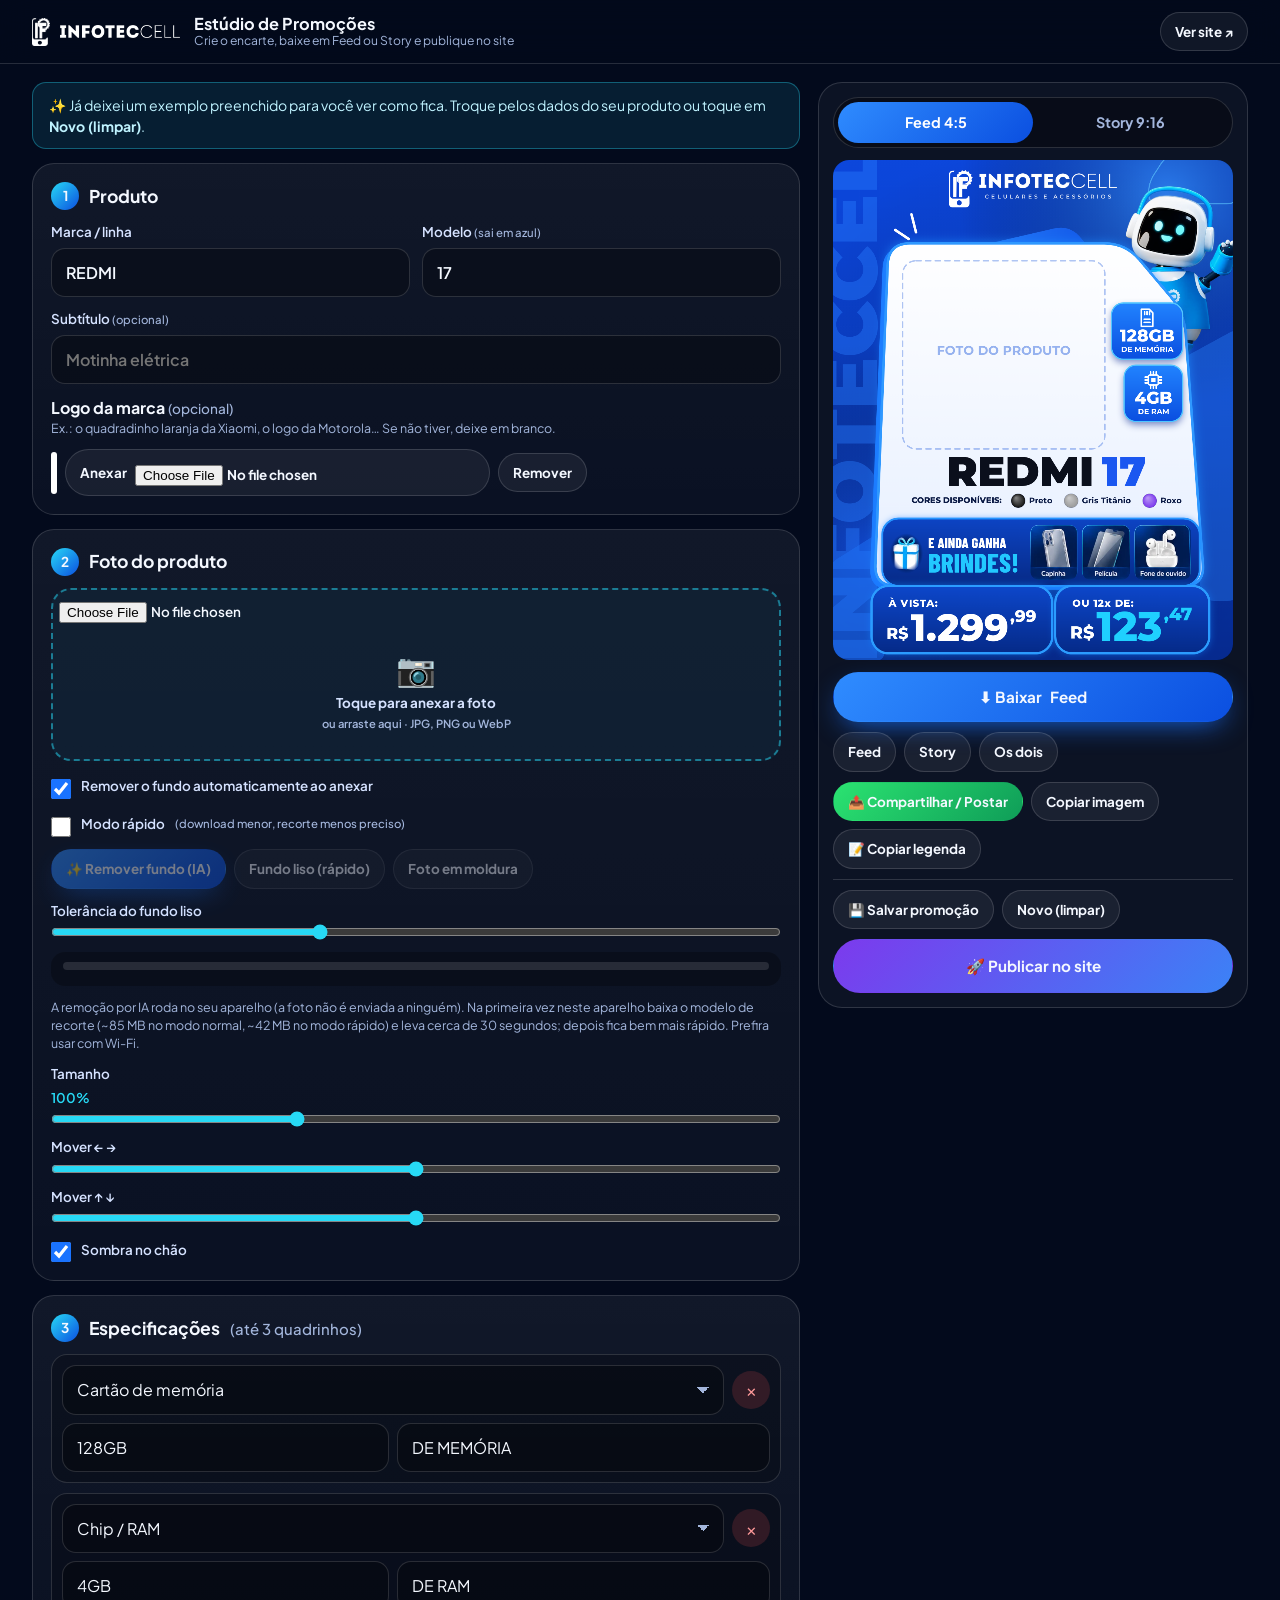
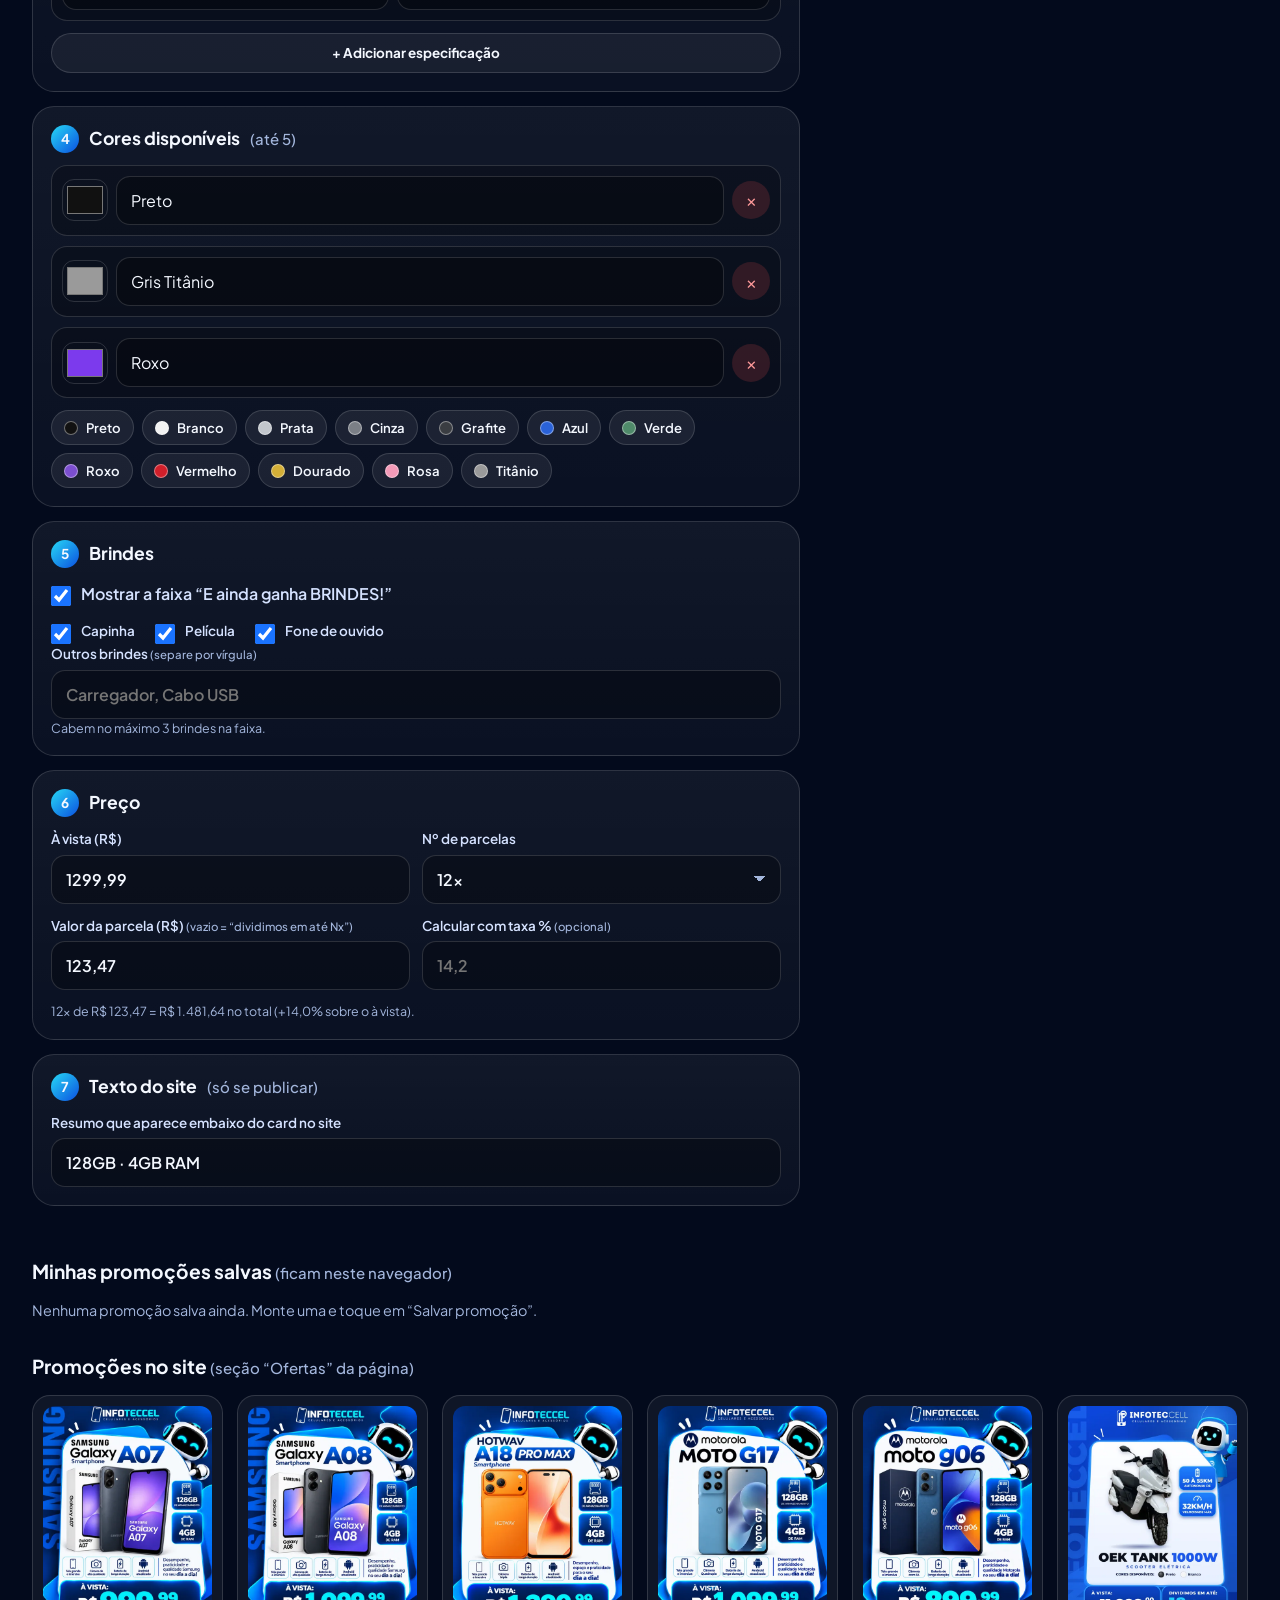
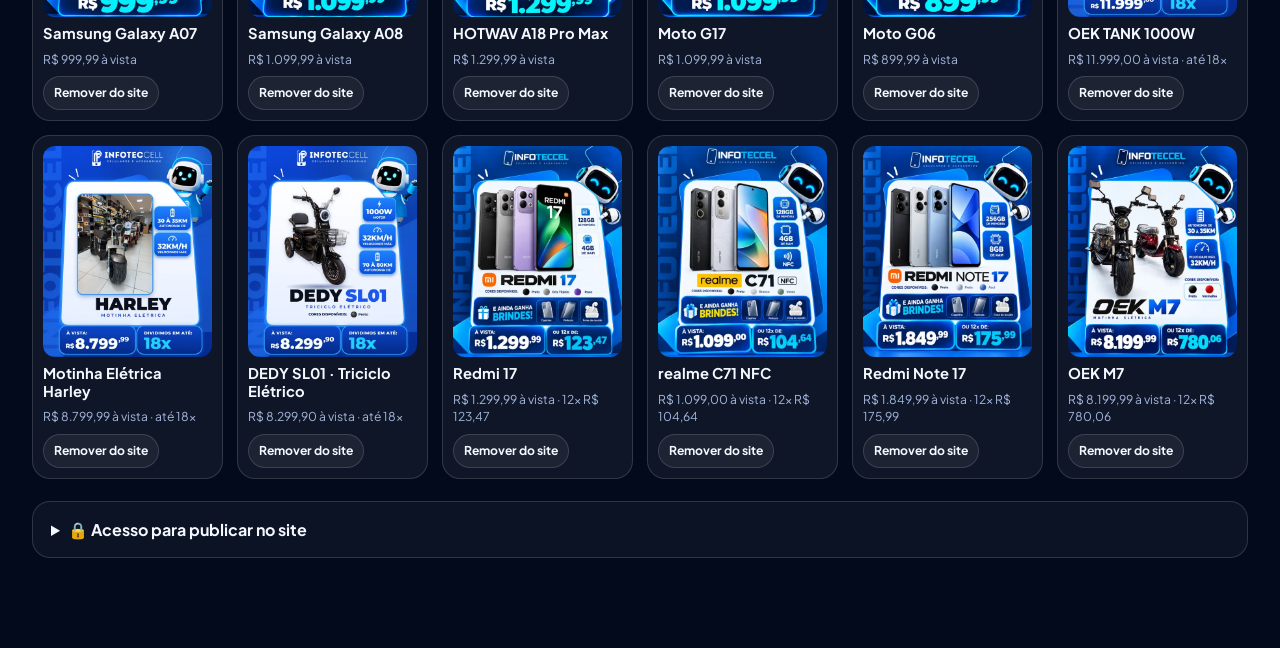
<file: admin.html>
<!doctype html>
<html lang="pt-BR">
<head>
<meta charset="utf-8">
<meta name="viewport" content="width=device-width, initial-scale=1, viewport-fit=cover">
<meta name="robots" content="noindex, nofollow">
<title>Estúdio de Promoções — Infoteccell</title>
<meta name="theme-color" content="#030a1c">
<link rel="icon" type="image/png" sizes="192x192" href="assets/icon-192.png">
<link rel="preconnect" href="https://fonts.googleapis.com">
<link rel="preconnect" href="https://fonts.gstatic.com" crossorigin>
<link href="https://fonts.googleapis.com/css2?family=Barlow+Condensed:wght@700;800&family=Montserrat:wght@500;600;700;800;900&family=Plus+Jakarta+Sans:wght@400;500;600;700;800&display=swap" rel="stylesheet">
<link rel="stylesheet" href="admin/admin.css">
</head>
<body>

<header class="top">
  <a class="brand" href="./" title="Voltar ao site">
    <img src="assets/img/logo-icon.webp" alt="" width="22" height="35">
    <img src="assets/img/logo-wordmark.webp" alt="Infoteccell" width="150" height="16" class="word">
  </a>
  <div class="top-title"><b>Estúdio de Promoções</b><small>Crie o encarte, baixe em Feed ou Story e publique no site</small></div>
  <a class="btn ghost sm" href="./#ofertas" target="_blank" rel="noopener">Ver site ↗</a>
</header>

<div class="warn" id="fileWarn" hidden>
  ⚠️ Você abriu este arquivo direto do computador. Para o download funcionar, abra pelo endereço do site (https://infoteccell.vercel.app/admin.html).
</div>

<main class="layout">

  <!-- ================= FORMULÁRIO ================= -->
  <div class="form" id="form">

    <p class="hint-top" id="exampleHint">✨ Já deixei um exemplo preenchido para você ver como fica. Troque pelos dados do seu produto ou toque em <b>Novo (limpar)</b>.</p>

    <section class="card">
      <h2><span>1</span> Produto</h2>
      <div class="grid2">
        <label>Marca / linha<input id="nome1" placeholder="REDMI" maxlength="22" autocomplete="off"></label>
        <label>Modelo <em>(sai em azul)</em><input id="nome2" placeholder="17" maxlength="18" autocomplete="off"></label>
      </div>
      <label>Subtítulo <em>(opcional)</em><input id="subtitulo" placeholder="Motinha elétrica" maxlength="30" autocomplete="off"></label>
      <div class="logo-row">
        <div>
          <b>Logo da marca</b> <em>(opcional)</em>
          <p class="mini">Ex.: o quadradinho laranja da Xiaomi, o logo da Motorola… Se não tiver, deixe em branco.</p>
        </div>
        <div class="logo-actions">
          <img id="logoThumb" alt="" hidden>
          <label class="btn ghost sm file">Anexar<input type="file" id="marcaLogo" accept="image/*" hidden></label>
          <button class="btn ghost sm" id="logoClear" type="button" hidden>Remover</button>
        </div>
      </div>
    </section>

    <section class="card">
      <h2><span>2</span> Foto do produto</h2>
      <label class="drop" id="drop">
        <input type="file" id="foto" accept="image/*" hidden>
        <div class="drop-in">
          <div class="drop-ico">📷</div>
          <b>Toque para anexar a foto</b>
          <small>ou arraste aqui · JPG, PNG ou WebP</small>
        </div>
      </label>
      <label class="check"><input type="checkbox" id="autoBg" checked> Remover o fundo automaticamente ao anexar</label>
      <label class="check"><input type="checkbox" id="bgFast"> Modo rápido <em>(download menor, recorte menos preciso)</em></label>
      <div class="btn-row">
        <button class="btn primary sm" id="btnAuto" type="button" disabled>✨ Remover fundo (IA)</button>
        <button class="btn ghost sm" id="btnLiso" type="button" disabled>Fundo liso (rápido)</button>
        <button class="btn ghost sm" id="btnOrig" type="button" disabled title="Usa a foto inteira, com fundo, dentro de uma moldura">Foto em moldura</button>
      </div>
      <label class="range" id="tolWrap">Tolerância do fundo liso <input type="range" id="tol" min="8" max="90" value="38"></label>
      <div class="status" id="bgStatus" hidden><div class="bar"><i id="bgBar"></i></div><span id="bgMsg"></span></div>
      <p class="mini" id="bgHelp">A remoção por IA roda no seu aparelho (a foto não é enviada a ninguém). Na primeira vez neste aparelho baixa o modelo de recorte (~85 MB no modo normal, ~42 MB no modo rápido) e leva cerca de 30 segundos; depois fica bem mais rápido. Prefira usar com Wi-Fi.</p>
      <div class="sliders">
        <label class="range">Tamanho <output id="zoomV">100%</output><input type="range" id="zoom" min="40" max="220" value="100"></label>
        <label class="range">Mover ← → <input type="range" id="offX" min="-320" max="320" value="0"></label>
        <label class="range">Mover ↑ ↓ <input type="range" id="offY" min="-320" max="320" value="0"></label>
        <label class="check"><input type="checkbox" id="sombra" checked> Sombra no chão</label>
      </div>
    </section>

    <section class="card">
      <h2><span>3</span> Especificações <em>(até 3 quadrinhos)</em></h2>
      <div id="specs" class="rows"></div>
      <button class="btn ghost sm" id="addSpec" type="button">+ Adicionar especificação</button>
    </section>

    <section class="card">
      <h2><span>4</span> Cores disponíveis <em>(até 5)</em></h2>
      <div id="cores" class="rows"></div>
      <div class="chips" id="coresRapidas"></div>
    </section>

    <section class="card">
      <h2><span>5</span> Brindes</h2>
      <label class="check big"><input type="checkbox" id="brAtivo" checked> Mostrar a faixa “E ainda ganha BRINDES!”</label>
      <div id="brBox">
        <div class="checks">
          <label class="check"><input type="checkbox" id="brCapinha" checked> Capinha</label>
          <label class="check"><input type="checkbox" id="brPelicula" checked> Película</label>
          <label class="check"><input type="checkbox" id="brFone" checked> Fone de ouvido</label>
        </div>
        <label>Outros brindes <em>(separe por vírgula)</em><input id="brCustom" placeholder="Carregador, Cabo USB" autocomplete="off"></label>
        <p class="mini">Cabem no máximo 3 brindes na faixa.</p>
      </div>
    </section>

    <section class="card">
      <h2><span>6</span> Preço</h2>
      <div class="grid2">
        <label>À vista (R$)<input id="avista" inputmode="decimal" placeholder="1299,99" autocomplete="off"></label>
        <label>Nº de parcelas
          <select id="parcelas"></select>
        </label>
      </div>
      <div class="grid2">
        <label>Valor da parcela (R$) <em>(vazio = “dividimos em até Nx”)</em><input id="parcela" inputmode="decimal" placeholder="123,47" autocomplete="off"></label>
        <label>Calcular com taxa % <em>(opcional)</em><input id="taxa" inputmode="decimal" placeholder="14,2" autocomplete="off"></label>
      </div>
      <p class="mini" id="hintParc"></p>
    </section>

    <section class="card">
      <h2><span>7</span> Texto do site <em>(só se publicar)</em></h2>
      <label>Resumo que aparece embaixo do card no site<input id="resumo" placeholder="128GB · 4GB RAM" maxlength="60" autocomplete="off"></label>
    </section>

  </div>

  <!-- ================= PRÉVIA ================= -->
  <aside class="preview" id="previewBox">
    <div class="seg" id="fmtSeg" role="tablist">
      <button class="on" data-f="feed" role="tab">Feed 4:5</button>
      <button data-f="story" role="tab">Story 9:16</button>
    </div>
    <div class="stage" id="stage"><canvas id="preview" aria-label="Prévia da arte"></canvas><div class="loading" id="loading">Carregando…</div></div>
    <div class="dl">
      <button class="btn primary" id="dlCur" type="button">⬇ Baixar <span id="dlCurName">Feed</span></button>
      <div class="btn-row">
        <button class="btn ghost sm" id="dlFeed" type="button">Feed</button>
        <button class="btn ghost sm" id="dlStory" type="button">Story</button>
        <button class="btn ghost sm" id="dlBoth" type="button">Os dois</button>
      </div>
      <div class="btn-row">
        <button class="btn wa sm" id="shareBtn" type="button" hidden>📤 Compartilhar / Postar</button>
        <button class="btn ghost sm" id="copyBtn" type="button" hidden>Copiar imagem</button>
        <button class="btn ghost sm" id="capBtn" type="button">📝 Copiar legenda</button>
      </div>
      <hr>
      <div class="btn-row">
        <button class="btn ghost sm" id="saveBtn" type="button">💾 Salvar promoção</button>
        <button class="btn ghost sm" id="newBtn" type="button">Novo (limpar)</button>
      </div>
      <button class="btn site" id="pubBtn" type="button">🚀 Publicar no site</button>
    </div>
  </aside>
</main>

<!-- ================= LISTAS ================= -->
<section class="lists">
  <div class="wrapL">
    <h2>Minhas promoções salvas <small>(ficam neste navegador)</small></h2>
    <div class="cards" id="saved"><p class="empty">Nenhuma promoção salva ainda. Monte uma e toque em “Salvar promoção”.</p></div>

    <h2>Promoções no site <small>(seção “Ofertas” da página)</small></h2>
    <div class="cards" id="published"></div>

    <details class="pubset" id="pubset">
      <summary>🔒 Acesso para publicar no site</summary>
      <div class="pubset-in">
        <p>Para <b>publicar</b> ou <b>remover</b> promoções do site, digite a <b>senha da equipe</b>. Baixar as artes não precisa de senha.</p>
        <div class="grid2">
          <label>Senha<input id="senha" type="password" placeholder="Senha da equipe" autocomplete="current-password"></label>
          <label class="check" style="align-self:end;margin-bottom:10px"><input type="checkbox" id="senhaLembrar"> Lembrar neste aparelho</label>
        </div>
        <div class="btn-row">
          <button class="btn ghost sm" id="senhaTestar" type="button">Testar senha</button>
          <button class="btn ghost sm" id="senhaEsquecer" type="button">Esquecer senha</button>
        </div>
        <p class="mini" id="senhaMsg"></p>
        <p class="mini">Não tem a senha? Peça ao responsável pelo site. Use “Lembrar” só em aparelho seu.</p>
      </div>
    </details>
  </div>
</section>

<button class="fab-prev" id="toPreview" type="button" hidden>👁 Prévia</button>

<div class="toast" id="toast" role="status" aria-live="polite"></div>

<script src="js/config.js"></script>
<script src="data/promos.js"></script>
<script src="admin/arte.js"></script>
<script src="admin/admin.js"></script>
</body>
</html>
</file>
<file: css/style.css>
/* =========================================================
   INFOTECCELL — Landing estilo app
   ========================================================= */
:root{
  --bg:#030a1c; --bg-2:#06122e; --bg-3:#0a1a45;
  --ink:#f4f8ff; --muted:#a3b6dc;
  --blue:#1a73ff; --blue-d:#0b4fe0; --cyan:#27d9f5; --wa:#25d366; --wa-d:#0f9d58;
  --glass:rgba(255,255,255,.07); --glass-2:rgba(255,255,255,.12); --line:rgba(255,255,255,.14);
  --r:28px; --ease:cubic-bezier(.22,1,.36,1);
  --font:"Plus Jakarta Sans",-apple-system,BlinkMacSystemFont,"SF Pro Display","Segoe UI",Roboto,sans-serif;
  --gutter:clamp(18px,4vw,40px);
  --dock-h:78px;
}
*{box-sizing:border-box;margin:0;padding:0}
html{scroll-behavior:smooth;scroll-padding-top:88px;-webkit-text-size-adjust:100%}
body{font-family:var(--font);background:var(--bg);color:var(--ink);line-height:1.5;overflow-x:clip;-webkit-font-smoothing:antialiased}
img{max-width:100%;height:auto;display:block}
a{color:inherit;text-decoration:none}
button{font:inherit;color:inherit;background:none;border:0;cursor:pointer}
ul{list-style:none}
main{overflow-x:clip}
.ico{width:1.25em;height:1.25em;flex:none}
.wrap{width:min(1240px,100% - var(--gutter)*2);margin-inline:auto}
:focus-visible{outline:3px solid var(--cyan);outline-offset:3px;border-radius:10px}

/* ---------- barra de progresso + holofote ---------- */
.progress{position:fixed;inset:0 0 auto 0;height:3px;z-index:100;background:transparent}
.progress i{display:block;height:100%;width:100%;transform-origin:0 50%;transform:scaleX(0);background:linear-gradient(90deg,var(--cyan),var(--blue),#8b5cf6)}
.spotlight{position:fixed;inset:0;pointer-events:none;z-index:1;opacity:0;transition:opacity .4s;
  background:radial-gradient(520px circle at var(--sx,50%) var(--sy,50%),rgba(39,217,245,.10),transparent 60%)}
@media (hover:hover){.spotlight.on{opacity:1}}

/* ---------- tipografia ---------- */
.grad{background:linear-gradient(100deg,#5ee7ff,#3b8bff 45%,#9b7bff 75%,#5ee7ff);background-size:220% auto;-webkit-background-clip:text;background-clip:text;color:transparent;animation:shine 6s linear infinite}
@keyframes shine{to{background-position:220% center}}
.eyebrow{display:inline-block;font-size:.78rem;font-weight:700;letter-spacing:.18em;text-transform:uppercase;color:var(--cyan);margin-bottom:14px}
.eyebrow.light{color:rgba(255,255,255,.85)}
h1,h2,h3{line-height:1.05;letter-spacing:-.03em;font-weight:800}
h2{font-size:clamp(2.1rem,5.4vw,3.9rem)}
.lead{font-size:clamp(1.02rem,1.5vw,1.2rem);color:var(--muted);max-width:56ch}
.head{margin-bottom:clamp(28px,5vw,56px)}
.head .lead{margin-top:16px}
.head.center{text-align:center}.head.center .lead{margin-inline:auto}
.fine{margin-top:26px;font-size:.82rem;color:var(--muted);text-align:center}
.fine.left{text-align:left}

/* ---------- reveal ---------- */
[data-reveal]{opacity:0;transform:translateY(36px) scale(.98);filter:blur(8px);transition:opacity .9s var(--ease),transform .9s var(--ease),filter .9s var(--ease);transition-delay:var(--d,0s)}
[data-reveal].in{opacity:1;transform:none;filter:none}

/* ---------- botões ---------- */
.btn{--mx:0px;--my:0px;position:relative;display:inline-flex;align-items:center;justify-content:center;gap:10px;padding:14px 24px;border-radius:999px;font-weight:700;font-size:.98rem;white-space:nowrap;
  transform:translate(var(--mx),var(--my));transition:transform .25s var(--ease),box-shadow .3s,background .3s;overflow:hidden;isolation:isolate}
.btn::after{content:"";position:absolute;inset:0;background:linear-gradient(110deg,transparent 30%,rgba(255,255,255,.45) 50%,transparent 70%);transform:translateX(-120%);z-index:-1}
.btn:hover::after{transform:translateX(120%);transition:transform .8s var(--ease)}
.btn:active{scale:.96}
.btn-lg{padding:18px 30px;font-size:1.05rem}
.btn-sm{padding:10px 18px;font-size:.9rem}
.btn-primary{background:linear-gradient(135deg,#2f8cff,var(--blue-d));box-shadow:0 10px 30px -8px rgba(26,115,255,.8),inset 0 1px 0 rgba(255,255,255,.35)}
.btn-wa{background:linear-gradient(135deg,#2be371,var(--wa-d));color:#fff;box-shadow:0 10px 32px -8px rgba(37,211,102,.75),inset 0 1px 0 rgba(255,255,255,.35)}
.btn-white{background:#fff;color:#075e3b;box-shadow:0 14px 40px -10px rgba(0,0,0,.45)}
.prize .btn-white{color:#0b4fe0}
.btn-ghost{background:var(--glass);border:1px solid var(--line);backdrop-filter:blur(14px);-webkit-backdrop-filter:blur(14px)}
.btn-ghost:hover{background:var(--glass-2)}
.btn-ig{background:linear-gradient(135deg,#f9a03f,#e1306c 55%,#7c3aed);color:#fff}

.round{width:48px;height:48px;border-radius:50%;display:grid;place-items:center;background:var(--glass);border:1px solid var(--line);backdrop-filter:blur(12px);-webkit-backdrop-filter:blur(12px);transition:background .25s,transform .25s var(--ease)}
.round:hover{background:var(--glass-2);transform:scale(1.08)}
.round:active{scale:.92}

/* ---------- navegação ---------- */
.nav{position:fixed;top:14px;left:50%;translate:-50% 0;z-index:90;width:min(1040px,100% - 24px);display:flex;align-items:center;justify-content:space-between;gap:16px;
  padding:8px 8px 8px 20px;border-radius:999px;background:rgba(6,18,46,.45);border:1px solid var(--line);backdrop-filter:blur(22px) saturate(1.6);-webkit-backdrop-filter:blur(22px) saturate(1.6);
  transition:background .3s,box-shadow .3s,top .3s}
.nav.scrolled{background:rgba(3,10,28,.78);box-shadow:0 18px 50px -20px rgba(0,0,0,.8)}
.brand{display:flex;align-items:center;gap:10px}
.brand-icon{height:28px;width:auto}
.brand-word{height:14px;width:auto}
.nav-links{display:flex;gap:4px}
.nav-links a{padding:9px 14px;border-radius:999px;font-size:.9rem;font-weight:600;color:var(--muted);transition:color .2s,background .2s}
.nav-links a:hover{color:#fff;background:var(--glass)}
.nav-links a.active{color:#fff;background:var(--glass-2)}

.dock{display:none}

/* ---------- HERO ---------- */
.hero{position:relative;min-height:100svh;display:grid;align-items:center;padding:120px 0 80px;overflow:hidden;isolation:isolate;
  background:radial-gradient(1200px 700px at 75% 20%,#0d2a78 0%,transparent 60%),linear-gradient(180deg,var(--bg) 0%,var(--bg-2) 100%)}
.orbs i{position:absolute;border-radius:50%;filter:blur(70px);opacity:.55;z-index:-1;animation:orb 14s ease-in-out infinite}
.orbs i:nth-child(1){width:46vw;height:46vw;max-width:620px;max-height:620px;background:#1a73ff;top:-12%;left:-10%}
.orbs i:nth-child(2){width:36vw;height:36vw;max-width:480px;max-height:480px;background:#27d9f5;right:-8%;top:18%;animation-delay:-5s;opacity:.35}
.orbs i:nth-child(3){width:30vw;height:30vw;max-width:420px;max-height:420px;background:#7c3aed;bottom:-14%;left:35%;animation-delay:-9s;opacity:.35}
@keyframes orb{0%,100%{transform:translate3d(0,0,0) scale(1)}50%{transform:translate3d(6vw,-4vh,0) scale(1.15)}}
.floor{position:absolute;left:-25%;right:-25%;bottom:-6%;height:58%;z-index:-1;perspective:600px;pointer-events:none;
  mask-image:linear-gradient(to top,#000 10%,transparent 85%);-webkit-mask-image:linear-gradient(to top,#000 10%,transparent 85%)}
.floor::before{content:"";position:absolute;inset:-100% 0 0 0;transform:rotateX(68deg);transform-origin:50% 100%;
  background-image:linear-gradient(rgba(39,217,245,.5) 1px,transparent 1px),linear-gradient(90deg,rgba(39,217,245,.5) 1px,transparent 1px);background-size:64px 64px;animation:floor 2.4s linear infinite}
@keyframes floor{to{background-position:0 64px}}
.particles{position:absolute;inset:0;width:100%;height:100%;z-index:-1;pointer-events:none}

.hero-inner{display:grid;gap:34px;align-items:center}
.hero-copy{position:relative;z-index:2}
.pill{display:inline-flex;align-items:center;gap:10px;padding:8px 16px;border-radius:999px;background:var(--glass);border:1px solid var(--line);backdrop-filter:blur(12px);-webkit-backdrop-filter:blur(12px);font-size:.85rem;font-weight:600;margin-bottom:22px}
.live{width:9px;height:9px;border-radius:50%;background:var(--wa);box-shadow:0 0 0 0 rgba(37,211,102,.7);animation:ping 2s infinite}
@keyframes ping{70%{box-shadow:0 0 0 12px rgba(37,211,102,0)}100%{box-shadow:0 0 0 0 rgba(37,211,102,0)}}
.hero h1{font-size:clamp(2.6rem,7.4vw,5.4rem);margin-bottom:22px}
.hero .lead{margin-bottom:30px}
.cta{display:flex;flex-wrap:wrap;gap:14px;margin-bottom:28px}
.trust{display:flex;flex-wrap:wrap;gap:10px 20px;color:var(--muted);font-size:.9rem;font-weight:600}
.trust li{display:flex;align-items:center;gap:7px}
.trust .ico{color:var(--wa);width:1.1em}

.hero-visual{position:relative;display:grid;place-items:center;perspective:1100px;min-height:clamp(340px,52vw,640px)}
.stage{--rx:0deg;--ry:0deg;--py:0px;position:relative;width:min(100%,520px);aspect-ratio:1/1.12;transform-style:preserve-3d;transform:translateY(var(--py)) rotateX(var(--ry)) rotateY(var(--rx));transition:transform .25s ease-out}
.mascot{position:absolute;left:50%;top:50%;width:62%;translate:-50% -52%;transform:translateZ(80px);filter:drop-shadow(0 30px 40px rgba(10,92,255,.55));animation:float 5.5s ease-in-out infinite;z-index:3}
@keyframes float{0%,100%{margin-top:-10px}50%{margin-top:12px}}
.glow{position:absolute;inset:12% 6%;border-radius:50%;background:radial-gradient(circle,rgba(39,217,245,.55),rgba(26,115,255,.25) 45%,transparent 70%);filter:blur(30px);transform:translateZ(0);animation:pulse 4s ease-in-out infinite}
@keyframes pulse{50%{opacity:.6;scale:1.08}}
.shadow{position:absolute;left:50%;bottom:7%;width:44%;height:26px;translate:-50% 0;border-radius:50%;background:radial-gradient(ellipse,rgba(39,217,245,.7),transparent 70%);filter:blur(6px);animation:shadow 5.5s ease-in-out infinite}
@keyframes shadow{0%,100%{scale:1;opacity:.9}50%{scale:.8;opacity:.55}}
.ring{position:absolute;left:50%;top:52%;border-radius:50%;border:1.5px solid rgba(39,217,245,.55);translate:-50% -50%;transform:rotateX(72deg);box-shadow:0 0 30px rgba(39,217,245,.35),inset 0 0 30px rgba(39,217,245,.2)}
.ring.r1{width:78%;aspect-ratio:1;animation:spin 14s linear infinite}
.ring.r2{width:100%;aspect-ratio:1;border-color:rgba(91,140,255,.45);animation:spin 22s linear infinite reverse}
.ring.r3{width:124%;aspect-ratio:1;border-style:dashed;border-color:rgba(255,255,255,.18);box-shadow:none;animation:spin 36s linear infinite}
@keyframes spin{to{transform:rotateX(72deg) rotateZ(360deg)}}

.chip{position:absolute;z-index:4;display:grid;grid-template-columns:auto 1fr;grid-template-rows:auto auto;column-gap:10px;align-items:center;padding:12px 18px 12px 14px;border-radius:20px;
  background:rgba(255,255,255,.1);border:1px solid rgba(255,255,255,.22);backdrop-filter:blur(16px) saturate(1.5);-webkit-backdrop-filter:blur(16px) saturate(1.5);box-shadow:0 20px 40px -16px rgba(0,0,0,.6);animation:bob 6s ease-in-out infinite}
.chip .ico{grid-row:span 2;width:30px;height:30px;padding:6px;border-radius:10px;background:linear-gradient(135deg,var(--cyan),var(--blue));color:#fff}
.chip b{font-size:.88rem;line-height:1.1}.chip small{font-size:.72rem;color:var(--muted)}
.chip.c1{left:-4%;top:14%;transform:translateZ(150px);animation-delay:-1s}
.chip.c2{right:-6%;top:26%;transform:translateZ(120px);animation-delay:-3s}
.chip.c3{left:-2%;bottom:20%;transform:translateZ(110px);animation-delay:-2s}
.chip.c4{right:-2%;bottom:10%;transform:translateZ(160px);animation-delay:-4s}
@keyframes bob{0%,100%{translate:0 0}50%{translate:0 -12px}}

.scroll-hint{position:absolute;left:50%;bottom:22px;translate:-50% 0;width:26px;height:42px;border:2px solid rgba(255,255,255,.35);border-radius:20px;display:none}
.scroll-hint i{position:absolute;left:50%;top:8px;width:4px;height:8px;margin-left:-2px;border-radius:2px;background:#fff;animation:wheel 1.8s infinite}
@keyframes wheel{0%{opacity:1;translate:0 0}80%,100%{opacity:0;translate:0 14px}}

/* ---------- marquee ---------- */
.marquee-wrap{position:relative;z-index:2;overflow:hidden;padding:34px 0;margin:-34px 0}
.marquee{position:relative;background:linear-gradient(90deg,var(--blue-d),var(--blue),var(--cyan));padding:16px 0;overflow:hidden;transform:rotate(-1.2deg) scale(1.03);box-shadow:0 20px 50px -20px rgba(26,115,255,.8)}
.marquee-track{display:flex;width:max-content;animation:marquee 34s linear infinite}
.marquee span{font-weight:800;font-size:clamp(1rem,2.4vw,1.5rem);letter-spacing:.02em;text-transform:uppercase;padding:0 26px;display:flex;align-items:center;gap:52px;white-space:nowrap}
.marquee span::after{content:"✦";font-size:.8em;opacity:.7}
@keyframes marquee{to{transform:translateX(-50%)}}

/* ---------- seções ---------- */
.section{padding:clamp(80px,12vw,150px) 0;position:relative}
.section-dark{background:linear-gradient(180deg,var(--bg-2),var(--bg-3) 50%,var(--bg-2))}

/* ---------- bento categorias ---------- */
.bento{display:grid;grid-template-columns:repeat(2,1fr);grid-auto-rows:150px;gap:14px}
.tile{position:relative;display:block;text-align:left;border-radius:var(--r);overflow:hidden;background:var(--bg-3);border:1px solid var(--line);isolation:isolate}
.tile img{position:absolute;inset:0;width:100%;height:100%;object-fit:cover;transition:transform .9s var(--ease);z-index:-2}
.tile::before{content:"";position:absolute;inset:0;z-index:-1;background:linear-gradient(180deg,rgba(3,10,28,0) 25%,rgba(3,10,28,.9) 100%)}
.tile:hover img{transform:scale(1.08)}
.tile-txt{position:absolute;left:18px;right:60px;bottom:16px;display:grid;gap:4px}
.tile-txt .ico{width:28px;height:28px;padding:5px;border-radius:9px;background:var(--glass-2);backdrop-filter:blur(10px);-webkit-backdrop-filter:blur(10px);margin-bottom:4px}
.tile h3{font-size:clamp(1.15rem,2.4vw,1.7rem)}
.tile p{font-size:.82rem;color:#cdd9f3;line-height:1.3}
.go{position:absolute;right:14px;bottom:14px;width:40px;height:40px;border-radius:50%;display:grid;place-items:center;background:#fff;color:var(--blue-d);transition:transform .4s var(--ease)}
.tile:hover .go{transform:rotate(-45deg) scale(1.1)}
.t-phone{grid-column:span 2;grid-row:span 2}
.t-game img{object-position:50% 22%}
.t-fix{background:linear-gradient(135deg,#0a4fe0,#1a73ff 55%,#27d9f5)}
.t-fix::before{display:none}
.gears{position:absolute;right:-10px;top:-14px;width:150px;height:130px;color:rgba(255,255,255,.2);z-index:-1}
.gear{position:absolute;animation:spin2 14s linear infinite}
.g1{width:96px;height:96px;right:30px;top:6px}
.g2{width:62px;height:62px;right:-6px;top:70px;animation-direction:reverse;animation-duration:9s}
@keyframes spin2{to{transform:rotate(360deg)}}
.t-fix .go{color:#0f9d58}

/* ---------- tilt ---------- */
.tilt{--tx:0deg;--ty:0deg;--gx:50%;--gy:50%;transform:perspective(900px) rotateX(var(--tx)) rotateY(var(--ty));transition:transform .25s ease-out,opacity .9s var(--ease),filter .9s var(--ease)}
.tilt.in,.tilt[data-reveal].in{transform:perspective(900px) rotateX(var(--tx)) rotateY(var(--ty))}
.tilt.tilting{transition:transform .08s linear,opacity .9s var(--ease),filter .9s var(--ease)}
.tilt::after{content:"";position:absolute;inset:0;border-radius:inherit;pointer-events:none;opacity:0;transition:opacity .3s;background:radial-gradient(380px circle at var(--gx) var(--gy),rgba(255,255,255,.22),transparent 55%);z-index:3}
.tilt.tilting::after{opacity:1}

/* ---------- coverflow 3D ---------- */
.cf{position:relative;height:clamp(380px,60vw,540px);perspective:1500px;touch-action:pan-y;cursor:grab;user-select:none;-webkit-user-select:none}
.cf:active{cursor:grabbing}
.cf-item{position:absolute;left:50%;top:50%;width:clamp(200px,27vw,300px);aspect-ratio:3/4;border-radius:26px;overflow:hidden;border:1px solid rgba(255,255,255,.25);background:var(--bg-3);
  transform:translate(-50%,-50%) translateX(calc(var(--o)*58%)) translateZ(calc(var(--a)*-170px)) rotateY(calc(var(--o)*-42deg)) scale(calc(1 - var(--a)*.04));
  transition:transform .8s var(--ease),opacity .6s,filter .6s;box-shadow:0 40px 70px -30px rgba(0,0,0,.9),0 0 0 1px rgba(255,255,255,.04);will-change:transform}
.cf-item img{width:100%;height:100%;object-fit:cover;pointer-events:none}
.cf-item::after{content:"";position:absolute;inset:0;background:linear-gradient(180deg,transparent 60%,rgba(3,10,28,.55))}
.cf-item.active{box-shadow:0 40px 90px -20px rgba(26,115,255,.65),0 0 0 2px rgba(39,217,245,.6)}
.cf-item:not(.active){filter:brightness(.55) saturate(.9)}
.cf.drag .cf-item{transition:none}
.cf-info{text-align:center;margin-top:10px;display:grid;gap:8px;justify-items:center}
.cf-info h3{font-size:clamp(1.4rem,3vw,2rem)}
.cf-info p{color:var(--muted);margin-bottom:10px}
.cf-ctrl{display:flex;align-items:center;justify-content:center;gap:18px;margin-top:26px}
.dots{display:flex;gap:8px}
.dots button{width:8px;height:8px;border-radius:99px;background:rgba(255,255,255,.28);transition:width .4s var(--ease),background .3s}
.dots button.on{width:28px;background:var(--cyan)}

/* ---------- segmented control + grid ---------- */
.seg{position:relative;display:inline-flex;max-width:100%;overflow-x:auto;scrollbar-width:none;padding:5px;border-radius:999px;background:var(--glass);border:1px solid var(--line);backdrop-filter:blur(12px);-webkit-backdrop-filter:blur(12px);margin-bottom:34px}
.seg::-webkit-scrollbar{display:none}
.seg button{position:relative;z-index:1;padding:11px 20px;border-radius:999px;font-weight:700;font-size:.92rem;color:var(--muted);white-space:nowrap;transition:color .3s}
.seg button.on{color:#fff}
.seg-thumb{position:absolute;z-index:0;top:5px;bottom:5px;left:0;width:0;border-radius:999px;background:linear-gradient(135deg,#2f8cff,var(--blue-d));box-shadow:0 8px 24px -6px rgba(26,115,255,.8);transition:transform .5s var(--ease),width .5s var(--ease)}
.grid{display:grid;grid-template-columns:repeat(2,1fr);gap:12px}
.card{position:relative;display:block;width:100%;text-align:left;border-radius:22px;overflow:hidden;background:var(--bg-3);border:1px solid var(--line);aspect-ratio:3/4;isolation:isolate;animation:cardIn .6s var(--ease) both;animation-delay:calc(var(--i)*45ms)}
@keyframes cardIn{from{opacity:0;transform:translateY(26px) scale(.96)}}
.card img{position:absolute;inset:0;width:100%;height:100%;object-fit:cover;transition:transform 1s var(--ease);z-index:-2}
.card:hover img{transform:scale(1.07)}
.card::before{content:"";position:absolute;inset:0;z-index:-1;background:linear-gradient(180deg,transparent 52%,rgba(3,10,28,.92))}
.card-cap{position:absolute;left:14px;right:14px;bottom:14px}
.card-cap small{display:inline-block;font-size:.68rem;font-weight:700;letter-spacing:.1em;text-transform:uppercase;padding:4px 9px;border-radius:99px;background:rgba(39,217,245,.18);color:#8aefff;border:1px solid rgba(39,217,245,.35);margin-bottom:8px}
.card-cap h3{font-size:1.05rem;letter-spacing:-.02em;line-height:1.15}
.card-cap p{font-size:.78rem;color:#c3d1ef;margin-top:3px}
.card-price{position:absolute;top:12px;right:12px;padding:6px 11px;border-radius:99px;background:#fff;color:#0b4fe0;font-weight:800;font-size:.8rem;box-shadow:0 8px 20px -6px rgba(0,0,0,.5)}

/* ---------- prêmios ---------- */
.prize{position:relative;overflow:hidden;padding:clamp(80px,11vw,140px) 0;background:radial-gradient(900px 500px at 85% 10%,#3ec4ff 0%,transparent 60%),linear-gradient(160deg,#0b4fe0 0%,#1a73ff 50%,#0a3fc0 100%);isolation:isolate}
.prize::before{content:"";position:absolute;inset:0;z-index:-1;opacity:.14;background-image:repeating-linear-gradient(125deg,#fff 0 1px,transparent 1px 38px)}
.balloons i{position:absolute;bottom:-120px;width:70px;height:88px;border-radius:50% 50% 48% 48%;background:radial-gradient(circle at 30% 28%,rgba(255,255,255,.75),rgba(255,255,255,.1) 28%,transparent 30%),linear-gradient(160deg,#5fd0ff,#0b6cff);opacity:.75;animation:rise 16s linear infinite;z-index:-1}
.balloons i::after{content:"";position:absolute;left:50%;top:100%;width:1.5px;height:60px;background:rgba(255,255,255,.4)}
.balloons i:nth-child(1){left:4%;animation-delay:-2s}.balloons i:nth-child(2){left:16%;scale:.7;animation-delay:-8s;animation-duration:19s}
.balloons i:nth-child(3){left:34%;scale:.55;animation-delay:-5s;animation-duration:22s}.balloons i:nth-child(4){left:52%;animation-delay:-11s}
.balloons i:nth-child(5){left:70%;scale:.8;animation-delay:-3s;animation-duration:18s}.balloons i:nth-child(6){left:84%;scale:.6;animation-delay:-13s;animation-duration:21s}
.balloons i:nth-child(7){left:93%;animation-delay:-7s}
@keyframes rise{to{transform:translateY(-130vh) rotate(8deg)}}
.prize-inner{display:grid;gap:50px;align-items:center}
.prize h2{font-size:clamp(3rem,10vw,7rem);line-height:.92;margin-bottom:22px;text-transform:uppercase;font-style:italic;letter-spacing:-.04em}
.stroke{color:transparent;-webkit-text-stroke:2px #fff}
.prize .lead{color:#e4efff;margin-bottom:26px}
.prize .lead b{color:#fff}
.count{display:flex;gap:10px;margin-bottom:14px}
.count div{min-width:70px;flex:1;max-width:100px;text-align:center;padding:14px 6px 10px;border-radius:20px;background:rgba(3,10,28,.35);border:1px solid rgba(255,255,255,.25);backdrop-filter:blur(10px);-webkit-backdrop-filter:blur(10px)}
.count b{display:block;font-size:clamp(1.8rem,5vw,2.6rem);font-variant-numeric:tabular-nums;line-height:1}
.count span{font-size:.7rem;text-transform:uppercase;letter-spacing:.12em;color:#cfe3ff}
.draw{margin-bottom:26px;color:#e4efff}
.prize-visual{position:relative;min-height:340px;display:grid;place-items:center}
.tv{position:relative;width:min(80%,440px);margin-right:16%;z-index:1}
.tv-screen{aspect-ratio:16/9;border-radius:14px;border:6px solid #0b1636;background:linear-gradient(120deg,#0b3fd0,#27d9f5 40%,#7c3aed 70%,#0b3fd0);background-size:300% 300%;animation:wave 8s ease-in-out infinite;display:grid;place-items:center;box-shadow:0 40px 70px -20px rgba(2,10,40,.8),inset 0 0 40px rgba(255,255,255,.2)}
.tv-screen span{font-size:clamp(1.8rem,5vw,3rem);font-weight:800;text-shadow:0 4px 20px rgba(0,0,0,.4)}
.tv-screen em{font-style:normal;font-size:.5em;vertical-align:super;padding:2px 8px;border-radius:6px;border:2px solid #fff}
.tv-stand{width:22%;height:16px;margin:0 auto;background:linear-gradient(#1b2850,#0b1636);clip-path:polygon(12% 0,88% 0,100% 100%,0 100%)}
@keyframes wave{50%{background-position:100% 100%}}
.ip{position:absolute;right:2%;bottom:-2%;width:min(34%,170px);aspect-ratio:9/19;border-radius:28px;border:5px solid #1b2850;background:linear-gradient(160deg,#ff9a5a,#ff4d8d 45%,#7c3aed);box-shadow:0 40px 60px -20px rgba(2,10,40,.9);z-index:2;animation:bob 6s ease-in-out infinite;display:grid;place-items:center;text-align:center}
.ip-island{position:absolute;top:8px;left:50%;translate:-50% 0;width:34%;height:10px;border-radius:99px;background:#050b1a}
.ip-screen{display:grid;gap:2px;padding:6px}
.ip-screen b{font-size:clamp(.9rem,2vw,1.25rem);line-height:1}.ip-screen span{font-size:.75rem;opacity:.9}
.sparkles i{position:absolute;width:14px;height:14px;background:#fff;clip-path:polygon(50% 0,62% 38%,100% 50%,62% 62%,50% 100%,38% 62%,0 50%,38% 38%);animation:twinkle 2.4s ease-in-out infinite}
.sparkles i:nth-child(1){left:6%;top:12%}.sparkles i:nth-child(2){right:10%;top:4%;animation-delay:-.6s;scale:1.6}.sparkles i:nth-child(3){left:20%;bottom:6%;animation-delay:-1.2s}
.sparkles i:nth-child(4){right:4%;top:48%;animation-delay:-1.8s}.sparkles i:nth-child(5){left:2%;top:50%;animation-delay:-.3s;scale:1.3}
@keyframes twinkle{0%,100%{opacity:.2;transform:scale(.5) rotate(0)}50%{opacity:1;transform:scale(1.3) rotate(45deg)}}

/* ---------- parcelas ---------- */
.split{display:grid;gap:40px;align-items:center}
.split-media{display:grid;place-items:center}
.phone-photo{position:relative;width:min(100%,420px);aspect-ratio:3/4;border-radius:36px;overflow:hidden;border:1px solid var(--line);box-shadow:0 50px 90px -30px rgba(26,115,255,.7)}
.phone-photo img{width:100%;height:100%;object-fit:cover}
.badge-float{position:absolute;padding:8px 16px;border-radius:99px;font-weight:800;font-size:.85rem;backdrop-filter:blur(12px);-webkit-backdrop-filter:blur(12px);animation:bob 5s ease-in-out infinite}
.b1{left:16px;top:16px;background:var(--wa);color:#04210f}.b2{right:16px;bottom:16px;background:#fff;color:var(--blue-d);animation-delay:-2s}
.prices{display:grid;gap:12px}
.price{position:relative;display:flex;align-items:center;justify-content:space-between;gap:14px;padding:18px 22px;border-radius:24px;background:var(--glass);border:1px solid var(--line);backdrop-filter:blur(12px);-webkit-backdrop-filter:blur(12px);overflow:hidden}
.price h3{font-size:1.25rem;margin-bottom:3px}.price p{color:var(--muted);font-size:.88rem}.price small{color:#7f95c2;font-size:.78rem}
.pp{text-align:right}.pp small{display:block;color:var(--muted)}
.pp b{font-size:clamp(1.5rem,3.6vw,2.2rem);letter-spacing:-.03em;background:linear-gradient(120deg,#fff,#7fe9ff);-webkit-background-clip:text;background-clip:text;color:transparent;white-space:nowrap}

/* ---------- elétricos ---------- */
.eco-grid{display:grid;gap:14px}
.eco-card{position:relative;display:block;min-height:380px;border-radius:32px;overflow:hidden;border:1px solid var(--line);background:var(--bg-3);isolation:isolate}
.eco-card img{position:absolute;inset:0;width:100%;height:100%;object-fit:cover;z-index:-2;transition:transform 1s var(--ease)}
.eco-card:hover img{transform:scale(1.06)}
.eco-card::before{content:"";position:absolute;inset:0;z-index:-1;background:linear-gradient(180deg,rgba(3,10,28,.5) 0%,transparent 35%,rgba(3,10,28,.92) 100%)}
.watts{position:absolute;left:22px;top:14px;display:flex;align-items:baseline;gap:4px;line-height:1}
.watts b{font-size:clamp(3.4rem,9vw,5.4rem);font-weight:800;letter-spacing:-.05em;color:transparent;-webkit-text-stroke:2px rgba(255,255,255,.9);font-variant-numeric:tabular-nums}
.watts span{font-size:1.4rem;font-weight:800;color:var(--cyan)}
.watts.alt b{-webkit-text-stroke-color:rgba(255,255,255,.9)}
.eco-txt{position:absolute;left:22px;bottom:20px}
.eco-txt small{color:#8aefff;font-weight:700;letter-spacing:.1em;text-transform:uppercase;font-size:.72rem}
.eco-txt h3{font-size:2rem}
.eco-extra{display:flex;flex-wrap:wrap;gap:16px;align-items:center;justify-content:center;margin-top:34px}
.chip-line{display:inline-flex;align-items:center;gap:10px;padding:12px 20px;border-radius:99px;background:var(--glass);border:1px solid var(--line);color:var(--muted)}
.chip-line .ico{color:var(--cyan)}.chip-line b{color:#fff}

/* ---------- WhatsApp comunidade ---------- */
.wa{position:relative;overflow:hidden;padding:clamp(80px,11vw,140px) 0;background:linear-gradient(160deg,#064e3b 0%,#0a7a4d 45%,#0f9d58 100%);isolation:isolate}
.wa-glow{position:absolute;width:70vw;height:70vw;max-width:900px;max-height:900px;right:-15%;top:-30%;border-radius:50%;background:radial-gradient(circle,rgba(120,255,180,.45),transparent 65%);z-index:-1;animation:pulse 6s ease-in-out infinite}
.wa::before{content:"";position:absolute;inset:0;z-index:-1;opacity:.12;background-image:radial-gradient(#fff 1.2px,transparent 1.4px);background-size:26px 26px}
.wa-inner{display:grid;gap:50px;align-items:center}
.wa h2{font-size:clamp(2.2rem,6vw,4.4rem);margin-bottom:18px}
.wa-grad{background:linear-gradient(100deg,#fff,#b9ffd6);-webkit-background-clip:text;background-clip:text;color:transparent}
.wa .lead{color:#d6f7e5;margin-bottom:22px}
.wa-list{display:grid;gap:10px;margin-bottom:30px;font-weight:600}
.wa-list li{display:flex;align-items:center;gap:10px}
.wa-list .ico{padding:3px;border-radius:50%;background:#fff;color:#0f9d58;width:22px;height:22px}
.wa-btn{animation:wiggle 4s ease-in-out infinite}
@keyframes wiggle{0%,90%,100%{rotate:0deg}93%{rotate:-2deg}96%{rotate:2deg}}
.wa-visual{position:relative;display:grid;place-items:center;min-height:540px}
.phone{position:relative;width:min(78vw,290px);aspect-ratio:9/18.5;border-radius:46px;padding:12px;background:linear-gradient(160deg,#1b2a3a,#050b14);box-shadow:0 60px 100px -30px rgba(0,0,0,.7),0 0 0 2px rgba(255,255,255,.12) inset;z-index:2;display:flex;flex-direction:column;overflow:hidden}
.phone-notch{position:absolute;top:18px;left:50%;translate:-50% 0;width:78px;height:22px;border-radius:99px;background:#000;z-index:5}
.chat-head{display:flex;align-items:center;gap:10px;padding:42px 14px 12px;background:#0b6b4c;border-radius:34px 34px 0 0}
.chat-head img{height:30px;width:auto;padding:5px;border-radius:50%;background:#0a4fe0;box-sizing:content-box}
.chat-head b{display:block;font-size:.9rem;line-height:1.1}.chat-head small{font-size:.7rem;color:#bfeed6}
.chat{flex:1;padding:14px 12px;display:flex;flex-direction:column;gap:9px;border-radius:0 0 34px 34px;background:#0c1a17 radial-gradient(rgba(255,255,255,.05) 1px,transparent 1.5px) 0 0/18px 18px;overflow:hidden;justify-content:flex-start}
.msg{display:none;align-self:flex-start;max-width:90%;padding:9px 12px;border-radius:4px 16px 16px 16px;background:#1e3a30;font-size:.78rem;line-height:1.35;transform-origin:0 0}
.msg.show{display:block;animation:msgIn .5s var(--ease) both}
@keyframes msgIn{from{opacity:0;transform:translateY(14px) scale(.9)}}
.typing{display:none;align-self:flex-start;gap:4px;padding:11px 14px;border-radius:4px 16px 16px 16px;background:#1e3a30}
.typing.show{display:flex}
.typing i{width:6px;height:6px;border-radius:50%;background:#8fd6b5;animation:dot 1s infinite}
.typing i:nth-child(2){animation-delay:.15s}.typing i:nth-child(3){animation-delay:.3s}
@keyframes dot{50%{translate:0 -4px;opacity:.5}}
.wa-robot{position:absolute;width:min(48%,240px);right:-4%;bottom:-6%;z-index:3;filter:drop-shadow(0 24px 30px rgba(0,0,0,.45));animation:float 5.5s ease-in-out infinite}

/* ---------- lojas ---------- */
.stores{display:grid;gap:16px;max-width:900px;margin-inline:auto}
.store{position:relative;display:grid;grid-template-columns:auto 1fr;align-items:center;gap:6px 16px;padding:22px;border-radius:30px;background:var(--glass);border:1px solid var(--line);backdrop-filter:blur(14px);-webkit-backdrop-filter:blur(14px);overflow:hidden}
.avatar{width:62px;height:62px;border-radius:50%;display:grid;place-items:center;background:linear-gradient(135deg,var(--cyan),var(--blue-d));box-shadow:0 10px 30px -8px rgba(26,115,255,.8)}
.avatar img{height:34px;width:auto}
.store-txt small{color:var(--muted);font-size:.8rem}.store-txt h3{font-size:clamp(1.1rem,3vw,1.5rem);letter-spacing:-.02em;overflow-wrap:anywhere}
.store .btn{grid-column:1/-1;justify-self:start;margin-top:6px}
.store-thumbs{grid-column:1/-1;display:grid;grid-template-columns:repeat(3,1fr);gap:8px;margin-top:12px}
.store-thumbs img{width:100%;aspect-ratio:1;object-fit:cover;border-radius:16px;transition:transform .5s var(--ease)}
.store:hover .store-thumbs img:nth-child(odd){transform:translateY(-4px)}.store:hover .store-thumbs img:nth-child(even){transform:translateY(4px)}

/* ---------- footer ---------- */
.footer{padding:56px 0 calc(56px + var(--dock-h));border-top:1px solid var(--line);background:var(--bg)}
.foot{display:grid;gap:18px;justify-items:center;text-align:center;color:var(--muted)}
.foot img{height:20px;width:auto}
.foot ul{display:flex;gap:20px;flex-wrap:wrap;justify-content:center;font-weight:600}
.foot a:hover{color:#fff}
.foot small{font-size:.8rem}

/* ---------- FAB ---------- */
.fab{position:fixed;right:20px;bottom:24px;z-index:80;width:60px;height:60px;border-radius:50%;display:grid;place-items:center;background:linear-gradient(135deg,#2be371,var(--wa-d));color:#fff;box-shadow:0 14px 34px -6px rgba(37,211,102,.8);transition:transform .3s var(--ease),opacity .3s,translate .4s var(--ease);opacity:0;translate:0 30px;pointer-events:none}
.fab.show{opacity:1;translate:0 0;pointer-events:auto}
.fab .ico{width:30px;height:30px}
.fab::before{content:"";position:absolute;inset:0;border-radius:50%;background:var(--wa);z-index:-1;animation:fabping 2.4s infinite}
@keyframes fabping{0%{scale:1;opacity:.6}100%{scale:1.8;opacity:0}}
.fab:hover{transform:scale(1.1)}
.fab-tip{position:absolute;right:72px;padding:8px 14px;border-radius:99px;background:#fff;color:#075e3b;font-weight:700;font-size:.85rem;white-space:nowrap;opacity:0;translate:10px 0;transition:.3s var(--ease);pointer-events:none}
@media (hover:hover){.fab:hover .fab-tip{opacity:1;translate:0 0}}

/* ---------- lightbox ---------- */
.lb{position:fixed;inset:0;z-index:200;display:grid;place-items:center;padding:16px}
.lb[hidden]{display:none}
.lb-bg{position:absolute;inset:0;background:rgba(2,6,18,.8);backdrop-filter:blur(18px);-webkit-backdrop-filter:blur(18px);animation:fade .3s both}
.lb-card{position:relative;width:min(920px,100%);max-height:calc(100svh - 32px);display:grid;border-radius:30px;overflow:hidden;background:var(--bg-2);border:1px solid var(--line);box-shadow:0 60px 120px -30px #000;animation:pop .5s var(--ease) both}
@keyframes fade{from{opacity:0}}
@keyframes pop{from{opacity:0;transform:scale(.9) translateY(30px)}}
.lb-fig{background:#000;display:grid;place-items:center;min-height:0;max-height:62svh}
.lb-fig img{width:100%;height:100%;max-height:62svh;object-fit:contain}
.lb-info{padding:20px 22px 24px;display:grid;gap:6px;justify-items:start}
.lb-info small{color:var(--cyan);font-weight:700;letter-spacing:.12em;text-transform:uppercase;font-size:.72rem}
.lb-info h3{font-size:1.6rem}.lb-info p{color:var(--muted)}
.lb-price{font-size:1.4rem;color:#7fe9ff}.lb-price:empty{display:none}
.lb-info .btn{margin-top:10px}
.lb-x{position:absolute;right:14px;top:14px;z-index:5;background:rgba(3,10,28,.6)}
.lb-nav{position:absolute;top:30%;z-index:5;background:rgba(3,10,28,.6)}
.lb-nav.prev{left:12px}.lb-nav.next{right:12px}
.lb-fig.swap img{animation:swap .45s var(--ease)}
@keyframes swap{from{opacity:0;transform:scale(.96)}}
body.lb-open{overflow:hidden}

/* ---------- toast ---------- */
.toast{position:fixed;left:50%;bottom:calc(var(--dock-h) + 24px);translate:-50% 30px;z-index:300;max-width:calc(100% - 32px);padding:14px 20px;border-radius:99px;background:#fff;color:#0b1636;font-weight:700;font-size:.92rem;box-shadow:0 20px 50px -10px rgba(0,0,0,.6);opacity:0;pointer-events:none;transition:.4s var(--ease);text-align:center}
.toast.show{opacity:1;translate:-50% 0}

/* =========================================================
   RESPONSIVO
   ========================================================= */
@media (max-width:759px){
  .nav-links{display:none}
  .nav{top:10px;padding:7px 7px 7px 16px}
  .nav .btn-sm span{display:none}
  .nav .btn-sm{padding:10px}
  .brand-word{height:12px}

  /* dock estilo app */
  .dock{display:flex;position:fixed;left:50%;translate:-50% 0;bottom:calc(10px + env(safe-area-inset-bottom));z-index:95;width:min(420px,100% - 20px);height:68px;align-items:center;justify-content:space-around;padding:0 8px;border-radius:26px;
    background:rgba(8,20,52,.72);border:1px solid rgba(255,255,255,.16);backdrop-filter:blur(24px) saturate(1.8);-webkit-backdrop-filter:blur(24px) saturate(1.8);box-shadow:0 20px 50px -10px rgba(0,0,0,.8)}
  .dock a{display:grid;justify-items:center;gap:3px;padding:8px 10px;border-radius:16px;font-size:.66rem;font-weight:700;color:var(--muted);transition:color .25s,background .25s}
  .dock a .ico{width:23px;height:23px}
  .dock a.active{color:#fff;background:rgba(255,255,255,.1)}
  .dock-main{width:58px;height:58px;margin-top:-26px;border-radius:50%!important;padding:0!important;display:grid!important;place-items:center;background:linear-gradient(135deg,#2be371,var(--wa-d));color:#fff!important;box-shadow:0 14px 30px -6px rgba(37,211,102,.85);border:4px solid var(--bg)}
  .dock-main .ico{width:28px!important;height:28px!important}
  .fab{display:none}
  .hero{padding-top:84px;padding-bottom:110px;align-items:start}
  .hero-inner{gap:0}
  .hero-visual{order:-1;min-height:0;margin-bottom:6px}
  .hero h1{font-size:clamp(2.3rem,10.5vw,2.8rem);margin-bottom:16px}
  .hero .lead{margin-bottom:22px}
  .pill{margin-bottom:16px}
  .chip{padding:9px 12px 9px 10px;border-radius:16px}.chip .ico{width:24px;height:24px;padding:4px}.chip b{font-size:.76rem}.chip small{display:none}
  .stage{width:min(78%,300px)}
  .chip b{display:none}.chip{display:grid;grid-template-columns:auto;padding:9px;border-radius:50%}.chip .ico{grid-row:auto;width:30px;height:30px;padding:6px}
  .chip.c1{left:-6%;top:6%}.chip.c2{right:-6%;top:24%}.chip.c3{left:-4%;bottom:26%}.chip.c4{right:-4%;bottom:6%}
  .phone-photo{aspect-ratio:4/4.7}
  .prize h2{font-size:3.7rem}
  .cta .btn{flex:1 1 100%}
  .lb-nav{top:22%}
  .toast{bottom:calc(var(--dock-h) + 20px)}
  .count{gap:8px}
  .watts b{font-size:3.4rem}
}
@media (min-width:480px){ .grid{gap:14px} }
@media (min-width:640px){
  .bento{grid-template-columns:repeat(4,1fr);grid-auto-rows:170px}
  .t-phone{grid-column:span 2;grid-row:span 2}
  .t-game,.t-eco{grid-column:span 2}
  .t-case{grid-column:span 2}
  .t-fix{grid-column:span 2}
  .grid{grid-template-columns:repeat(3,1fr)}
  .eco-grid{grid-template-columns:repeat(2,1fr)}
  .eco-card.big{grid-column:span 2;min-height:480px}
  .stores{grid-template-columns:repeat(2,1fr)}
}
@media (min-width:760px){
  :root{--dock-h:0px}
  .scroll-hint{display:block}
  .lb-card{grid-template-columns:1.15fr 1fr;align-items:stretch}
  .lb-fig{max-height:none}.lb-fig img{max-height:84svh}
  .lb-info{align-content:center;padding:34px}
  .lb-nav{top:50%;translate:0 -50%}
}
@media (min-width:960px){
  .hero-inner{grid-template-columns:1.05fr .95fr;gap:20px}
  .bento{grid-template-columns:repeat(6,1fr);grid-auto-rows:190px}
  .t-phone{grid-column:span 3;grid-row:span 2}
  .t-game{grid-column:span 3}.t-eco{grid-column:span 3}
  .t-case{grid-column:span 3}.t-fix{grid-column:span 3}
  .grid{grid-template-columns:repeat(4,1fr);gap:16px}
  .prize-inner{grid-template-columns:1.1fr .9fr}
  .split{grid-template-columns:.9fr 1.1fr;gap:70px}
  .eco-grid{grid-template-columns:1fr 1.5fr 1fr}
  .eco-card.big{grid-column:auto;min-height:540px}
  .eco-card{min-height:540px}
  .wa-inner{grid-template-columns:1.1fr .9fr}
  .stage{width:min(100%,560px)}
}

/* ---------- movimento reduzido ---------- */
@media (prefers-reduced-motion:reduce){
  *,*::before,*::after{animation-duration:.01ms!important;animation-iteration-count:1!important;transition-duration:.01ms!important;scroll-behavior:auto!important}
  [data-reveal]{opacity:1;transform:none;filter:none}
  .marquee-track{animation:none}
}

/* tablet: menu mais compacto */
@media (min-width:760px) and (max-width:959px){
  .brand-word{display:none}
  .nav-links a{padding:9px 11px}
}

/* =========================================================
   LOJAS (cards + painel de escolha) e Instagram com 3 contas
   ========================================================= */
body.sheet-open{overflow:hidden}
.pin{flex:none;width:46px;height:46px;border-radius:50%;display:grid;place-items:center;background:linear-gradient(135deg,var(--cyan),var(--blue-d));box-shadow:0 10px 26px -8px rgba(26,115,255,.8)}
.pin .ico{width:22px;height:22px}

.shops{display:grid;grid-template-columns:repeat(auto-fit,minmax(min(100%,290px),1fr));gap:16px;max-width:1120px;margin-inline:auto}
.shop{position:relative;display:grid;gap:12px;align-content:start;padding:26px;border-radius:30px;background:var(--glass);border:1px solid var(--line);backdrop-filter:blur(14px);-webkit-backdrop-filter:blur(14px);overflow:hidden}
.shop::before{content:"";position:absolute;right:-60px;top:-60px;width:180px;height:180px;border-radius:50%;background:radial-gradient(circle,rgba(39,217,245,.28),transparent 70%);pointer-events:none}
.shop-head{display:flex;align-items:center;gap:14px}
.shop-head small{color:var(--cyan);font-weight:700;letter-spacing:.14em;text-transform:uppercase;font-size:.7rem}
.shop-head h3{font-size:1.6rem}
.addr{color:var(--muted);min-height:3em}
.tel{display:flex;align-items:center;gap:8px;font-weight:700;font-variant-numeric:tabular-nums}
.tel .ico{color:var(--wa)}
.shop-cta{display:flex;gap:10px;margin-top:6px}
.shop-cta .btn-wa{flex:1;padding-inline:14px}
.btn-icon{width:52px;padding:0;flex:none}

.sheet{position:fixed;inset:0;z-index:250;display:grid;align-items:end;justify-items:center}
.sheet[hidden]{display:none}
.sheet-bg{position:absolute;inset:0;background:rgba(2,6,18,.7);backdrop-filter:blur(14px);-webkit-backdrop-filter:blur(14px);opacity:0;transition:opacity .35s}
.sheet.open .sheet-bg{opacity:1}
.sheet-card{position:relative;width:min(560px,100%);max-height:92svh;overflow:auto;padding:14px 20px calc(24px + env(safe-area-inset-bottom));border-radius:30px 30px 0 0;background:linear-gradient(180deg,#0b1a44,var(--bg-2));border:1px solid var(--line);border-bottom:0;box-shadow:0 -30px 80px -20px rgba(0,0,0,.7);transform:translateY(100%);transition:transform .45s var(--ease)}
.sheet.open .sheet-card{transform:none}
.grab{display:block;width:44px;height:5px;border-radius:99px;background:rgba(255,255,255,.28);margin:0 auto 16px}
.sheet-x{position:absolute;right:14px;top:18px;width:40px;height:40px}
.sheet-card .eyebrow{margin-bottom:6px}
.sheet-card h3{font-size:1.7rem}
.sheet-sub{color:var(--muted);margin:4px 0 18px}
.sheet-list{display:grid;gap:10px}
.sheet-row{display:grid;grid-template-columns:auto 1fr auto;align-items:center;gap:14px;padding:14px;border-radius:22px;background:var(--glass);border:1px solid var(--line);transition:background .25s,transform .25s var(--ease),border-color .25s}
.sheet-row:hover{background:var(--glass-2);border-color:rgba(37,211,102,.5);transform:translateY(-2px)}
.sheet-row:active{scale:.98}
.sr-txt{display:grid;gap:1px;min-width:0}
.sr-txt b{font-size:1.05rem}
.sr-txt small{color:var(--muted);font-size:.8rem;line-height:1.3}
.sr-txt em{font-style:normal;font-weight:700;font-size:.88rem;color:#7fe9ff;font-variant-numeric:tabular-nums}
.wa-dot{width:44px;height:44px;border-radius:50%;display:grid;place-items:center;background:linear-gradient(135deg,#2be371,var(--wa-d));color:#fff;box-shadow:0 8px 22px -6px rgba(37,211,102,.8)}
.wa-dot .ico{width:24px;height:24px}
@media (min-width:760px){
  .sheet{align-items:center}
  .sheet-card{border-radius:30px;border-bottom:1px solid var(--line);padding-top:26px;transform:translateY(24px) scale(.96);opacity:0;transition:transform .45s var(--ease),opacity .3s}
  .sheet.open .sheet-card{opacity:1}
  .grab{display:none}
  .sheet-x{top:22px}
}

.foot-shops{display:grid;gap:6px;font-size:.82rem;font-weight:400;max-width:620px}
.foot-shops b{color:var(--ink)}
.foot-shops li{line-height:1.4}

@media (min-width:960px){ .stores{grid-template-columns:repeat(3,1fr);max-width:1120px} }
.store-txt h3{font-size:clamp(1.05rem,2.4vw,1.3rem)}

/* vendas online */
.online-card{position:relative;display:grid;grid-template-columns:auto 1fr;align-items:center;gap:16px 18px;max-width:1120px;margin:0 auto 16px;padding:24px 26px;border-radius:30px;overflow:hidden;
  background:linear-gradient(135deg,#0b4fe0,#1a73ff 60%,#27d9f5);border:1px solid rgba(255,255,255,.3);box-shadow:0 30px 60px -28px rgba(26,115,255,.9)}
.online-card::after{content:"";position:absolute;right:-50px;top:-70px;width:220px;height:220px;border-radius:50%;background:rgba(255,255,255,.15);pointer-events:none}
.online-card .pin{background:#fff;color:#0b4fe0;box-shadow:none}
.online-txt small{font-weight:700;letter-spacing:.14em;text-transform:uppercase;font-size:.7rem;color:#d6f4ff}
.online-txt h3{font-size:clamp(1.3rem,3vw,1.9rem)}
.online-txt p{color:#e4efff}
.online-card .btn{grid-column:1/-1;justify-self:start;color:#0b4fe0}
@media (min-width:760px){ .online-card{grid-template-columns:auto 1fr auto;padding:26px 32px} .online-card .btn{grid-column:auto;justify-self:end} }
.sheet-row.online{background:linear-gradient(135deg,rgba(37,211,102,.22),rgba(26,115,255,.18));border-color:rgba(37,211,102,.55)}
.alt-link{font-size:.88rem;color:var(--muted);text-decoration:underline;text-underline-offset:3px;margin-top:2px}
.alt-link:hover{color:#fff}

/* =========================================================
   OFERTAS — cards flutuantes
   ========================================================= */
.promo{background:radial-gradient(900px 500px at 15% 0%,rgba(26,115,255,.28),transparent 60%),radial-gradient(800px 500px at 90% 100%,rgba(39,217,245,.16),transparent 60%),var(--bg);overflow:hidden}
.promo-glow i{position:absolute;border-radius:50%;filter:blur(80px);pointer-events:none;animation:orb 14s ease-in-out infinite}
.promo-glow i:nth-child(1){width:420px;height:420px;background:#1a73ff;opacity:.35;left:-120px;top:30%}
.promo-glow i:nth-child(2){width:360px;height:360px;background:#7c3aed;opacity:.25;right:-100px;top:10%;animation-delay:-6s}
.fgrid{position:relative;display:flex;gap:16px;overflow-x:auto;scroll-snap-type:x mandatory;scrollbar-width:none;padding:26px var(--gutter) 40px;margin-inline:calc(var(--gutter) * -1)}
.fgrid::-webkit-scrollbar{display:none}
.fcard{flex:0 0 76%;max-width:340px;scroll-snap-align:center;animation:floaty var(--dur,6.5s) ease-in-out var(--fd,0s) infinite}
@keyframes floaty{0%,100%{translate:0 0}50%{translate:0 -16px}}
.fcard-media{position:relative;display:block;width:100%;aspect-ratio:4/5;border-radius:26px;overflow:hidden;border:1px solid rgba(255,255,255,.22);background:var(--bg-3);box-shadow:0 40px 70px -28px rgba(26,115,255,.85),0 0 0 1px rgba(255,255,255,.04)}
.fcard-media img{width:100%;height:100%;object-fit:cover;transition:transform .9s var(--ease)}
.fcard-media:hover img{transform:scale(1.05)}
.fcard-cap{display:flex;align-items:center;justify-content:space-between;gap:10px;margin-top:16px;padding:0 4px}
.fcard-cap b{display:block;font-size:1.02rem;letter-spacing:-.02em;line-height:1.15}
.fcard-cap small{display:block;color:var(--muted);font-size:.74rem;margin-top:3px;line-height:1.3}
.fcard-cap .btn{flex:none;padding:10px 14px;font-size:.82rem}
@media (min-width:760px){
  .fgrid{display:flex;flex-wrap:wrap;justify-content:center;overflow:visible;gap:36px 24px;padding:30px 0 40px;margin-inline:0;scroll-snap-type:none}
  .fcard{flex:none;width:calc((100% - 24px) / 2);max-width:340px}
  .fcard:nth-child(even){margin-top:40px}
}
@media (min-width:1100px){
  .fgrid{gap:44px 30px}
  .fcard{width:calc((100% - 60px) / 3);max-width:380px}
  .fcard:nth-child(even){margin-top:0}
  .fcard:nth-child(3n+2){margin-top:48px}
}
@media (prefers-reduced-motion:reduce){ .fcard{animation:none} }
@media (min-width:760px) and (max-width:1060px){ .nav-links a{padding:9px 7px;font-size:.84rem} }

.fcard-cap small span{display:inline-block;white-space:nowrap;margin-right:6px}
</file>
<file: admin/admin.css>
/* =========================================================
   Estúdio de Promoções — estilos
   ========================================================= */
:root{
  --bg:#030a1c;--bg2:#06122e;--card:#0a1a45;--line:rgba(255,255,255,.14);--ink:#f4f8ff;--muted:#a3b6dc;
  --blue:#1a73ff;--blue-d:#0b4fe0;--cyan:#27d9f5;--wa:#25d366;--wa-d:#0f9d58;--warn:#ffb020;
  --font:"Plus Jakarta Sans",-apple-system,BlinkMacSystemFont,"Segoe UI",Roboto,sans-serif;
}
*{box-sizing:border-box;margin:0;padding:0}
html{-webkit-text-size-adjust:100%}
body{font-family:var(--font);background:radial-gradient(900px 500px at 10% -10%,#0d2a78 0%,transparent 60%),var(--bg);color:var(--ink);line-height:1.45;min-height:100vh;-webkit-font-smoothing:antialiased}
a{color:var(--cyan)}
img{max-width:100%;display:block}
button{font:inherit;color:inherit;cursor:pointer;border:0;background:none}
input,select{font:inherit;color:var(--ink)}
:focus-visible{outline:3px solid var(--cyan);outline-offset:2px;border-radius:10px}

.top{position:sticky;top:0;z-index:20;display:flex;align-items:center;gap:14px;padding:12px clamp(14px,3vw,32px);background:rgba(3,10,28,.82);backdrop-filter:blur(16px);-webkit-backdrop-filter:blur(16px);border-bottom:1px solid var(--line)}
.brand{display:flex;align-items:center;gap:10px}
.brand img:first-child{height:28px;width:auto}.brand .word{height:13px;width:auto}
.top-title{flex:1;min-width:0;line-height:1.15}
.top-title b{display:block;font-size:1.02rem}
.top-title small{color:var(--muted);font-size:.76rem;display:block;white-space:nowrap;overflow:hidden;text-overflow:ellipsis}
.warn{margin:12px clamp(14px,3vw,32px) 0;padding:12px 16px;border-radius:14px;background:rgba(255,176,32,.14);border:1px solid rgba(255,176,32,.5);color:#ffd48a;font-size:.9rem}

/* botões */
.btn{display:inline-flex;align-items:center;justify-content:center;gap:8px;padding:13px 20px;border-radius:999px;font-weight:700;font-size:.95rem;background:var(--card);border:1px solid var(--line);transition:transform .2s,background .2s,box-shadow .2s;text-decoration:none;color:var(--ink);white-space:nowrap}
.btn:hover{background:#12296b}.btn:active{transform:scale(.97)}
.btn.sm{padding:9px 14px;font-size:.84rem}
.btn.primary{background:linear-gradient(135deg,#2f8cff,var(--blue-d));border-color:transparent;box-shadow:0 10px 28px -10px rgba(26,115,255,.9)}
.btn.wa{background:linear-gradient(135deg,#2be371,var(--wa-d));border-color:transparent}
.btn.site{background:linear-gradient(135deg,#7c3aed,#3b82f6);border-color:transparent;width:100%;padding:15px}
.btn.ghost{background:rgba(255,255,255,.06)}
.btn[disabled]{opacity:.45;pointer-events:none}
.btn.file{cursor:pointer}
.btn-row{display:flex;flex-wrap:wrap;gap:8px;align-items:center}

/* layout */
.layout{display:grid;grid-template-columns:minmax(0,1fr);gap:18px;padding:18px clamp(14px,3vw,32px) 28px;max-width:1280px;margin:0 auto}
.preview{order:-1}
.layout>*{min-width:0}
@media(min-width:980px){
  .layout{grid-template-columns:minmax(0,1fr) 430px;align-items:start}
  .preview{order:0;position:sticky;top:78px}
}
.hint-top{padding:12px 16px;border-radius:14px;background:rgba(39,217,245,.1);border:1px solid rgba(39,217,245,.35);font-size:.88rem;color:#bff3ff}
.form{display:grid;gap:14px}
.card{background:linear-gradient(180deg,rgba(255,255,255,.06),rgba(255,255,255,.03));border:1px solid var(--line);border-radius:22px;padding:18px;display:grid;gap:12px}
.card h2{font-size:1.1rem;display:flex;align-items:center;gap:10px}
.card h2 span{display:grid;place-items:center;width:28px;height:28px;border-radius:50%;background:linear-gradient(135deg,var(--cyan),var(--blue-d));font-size:.85rem}
em{font-style:normal;color:var(--muted);font-weight:500;font-size:.85em}
.mini{font-size:.78rem;color:var(--muted)}
label{display:block;font-size:.84rem;font-weight:600;color:#d5e2ff}
label>input,label>select{display:block;margin-top:6px}
input[type=text],input:not([type]),input[type=password],select{width:100%;padding:12px 14px;border-radius:14px;background:rgba(0,0,0,.28);border:1px solid var(--line);font-size:1rem;min-width:0}
input:focus,select:focus{border-color:var(--cyan);outline:none}
select{appearance:none;background-image:linear-gradient(45deg,transparent 50%,#a3b6dc 50%),linear-gradient(135deg,#a3b6dc 50%,transparent 50%);background-position:calc(100% - 20px) 50%,calc(100% - 14px) 50%;background-size:6px 6px;background-repeat:no-repeat}
select option{background:#0a1a45}
.grid2{display:grid;gap:12px;grid-template-columns:1fr 1fr}
@media(max-width:520px){.grid2{grid-template-columns:1fr}}
.check{display:flex;align-items:center;gap:10px;font-weight:600;cursor:pointer}
.check input{width:20px;height:20px;accent-color:var(--blue);flex:none}
.check.big{font-size:1rem}
.checks{display:flex;flex-wrap:wrap;gap:8px 20px}
input[type=range]{width:100%;accent-color:var(--cyan)}
.range{display:grid;gap:4px}
.range input{margin-top:0!important}
.range output{float:right;color:var(--cyan)}

/* logo da marca */
.logo-row{display:flex;gap:12px;align-items:center;justify-content:space-between;flex-wrap:wrap}
.logo-actions{display:flex;align-items:center;gap:8px}
#logoThumb{height:42px;width:auto;max-width:90px;object-fit:contain;background:#fff;border-radius:8px;padding:3px}

/* foto */
.drop{display:block;margin:0;cursor:pointer;border:2px dashed rgba(39,217,245,.5);border-radius:20px;background:rgba(39,217,245,.05);padding:6px;transition:background .2s,border-color .2s}
.drop:hover,.drop.over{background:rgba(39,217,245,.12);border-color:var(--cyan)}
.drop-in{display:grid;justify-items:center;gap:2px;padding:22px 10px;text-align:center}
.drop-in small{color:var(--muted)}
.drop-ico{font-size:2rem}
.drop.has .drop-in{grid-template-columns:auto 1fr;text-align:left;justify-items:start;gap:4px 14px;align-items:center;padding:12px}
.drop.has .drop-ico{display:none}
#fotoThumb{width:64px;height:64px;object-fit:contain;border-radius:10px;background:repeating-conic-gradient(#8aa 0 25%,#667 0 50%) 0 0/14px 14px;grid-row:span 2}
.status{display:grid;gap:6px;padding:10px 12px;border-radius:14px;background:rgba(0,0,0,.28);font-size:.84rem}
.bar{height:8px;border-radius:99px;background:rgba(255,255,255,.12);overflow:hidden}
.bar i{display:block;height:100%;width:0;background:linear-gradient(90deg,var(--cyan),var(--blue));transition:width .3s}
.bar.ind i{width:40%;animation:ind 1.1s ease-in-out infinite}
@keyframes ind{0%{margin-left:-40%}100%{margin-left:100%}}
.sliders{display:grid;gap:10px}

/* linhas dinâmicas */
.rows{display:grid;gap:10px}
.row{display:grid;gap:8px;grid-template-columns:1fr 1fr auto;padding:10px;border-radius:16px;background:rgba(0,0,0,.22);border:1px solid var(--line);align-items:center}
.row.spec{grid-template-columns:1fr 1fr auto}
.row.spec select{grid-column:1/3}
.row.spec .x{grid-column:3;grid-row:1}
.row.spec input[data-k=valor]{grid-column:1}
.row.spec input[data-k=rotulo]{grid-column:2/4}
.row .x{width:38px;height:38px;border-radius:50%;background:rgba(255,80,80,.16);color:#ff9a9a;font-size:1.1rem}
.row.cor{grid-template-columns:auto 1fr auto}
.row input[type=color]{width:46px;height:42px;padding:2px;border-radius:12px;background:none;border:1px solid var(--line)}
.chips{display:flex;flex-wrap:wrap;gap:8px}
.chip{display:inline-flex;align-items:center;gap:8px;padding:7px 12px;border-radius:99px;background:rgba(255,255,255,.07);border:1px solid var(--line);font-size:.82rem;font-weight:600}
.chip i{width:14px;height:14px;border-radius:50%;border:1px solid rgba(255,255,255,.4)}
.chip:hover{background:rgba(255,255,255,.14)}

/* prévia */
.preview{display:grid;gap:12px;background:rgba(255,255,255,.04);border:1px solid var(--line);border-radius:24px;padding:14px}
.seg{display:flex;padding:4px;border-radius:99px;background:rgba(0,0,0,.3);border:1px solid var(--line)}
.seg button{flex:1;padding:10px;border-radius:99px;font-weight:700;font-size:.9rem;color:var(--muted);transition:.25s}
.seg button.on{color:#fff;background:linear-gradient(135deg,#2f8cff,var(--blue-d))}
.stage{position:relative;border-radius:16px;overflow:hidden;background:#000;display:grid;grid-template-columns:minmax(0,1fr);place-items:center}
.stage canvas{max-width:100%;width:100%;height:auto;max-height:64vh;object-fit:contain;display:block}
.stage.story canvas{width:auto;height:min(64vh,640px);max-width:100%}
.loading{position:absolute;inset:0;display:grid;place-items:center;background:rgba(3,10,28,.8);font-weight:700;transition:opacity .3s}
.loading.off{opacity:0;pointer-events:none}
.dl{display:grid;gap:10px}
.dl hr{border:0;border-top:1px solid var(--line)}

/* listas */
.lists{padding:6px clamp(14px,3vw,32px) 90px}
.wrapL{max-width:1280px;margin:0 auto;display:grid;gap:14px}
.wrapL h2{font-size:1.2rem;margin-top:18px}
.wrapL h2 small{color:var(--muted);font-weight:500;font-size:.78em}
.cards{display:grid;gap:14px;grid-template-columns:repeat(auto-fill,minmax(190px,1fr))}
.empty{color:var(--muted);font-size:.9rem;grid-column:1/-1}
.pcard{display:grid;gap:8px;padding:10px;border-radius:18px;background:rgba(255,255,255,.05);border:1px solid var(--line)}
.pcard img{width:100%;aspect-ratio:4/5;object-fit:cover;border-radius:12px;background:#0a1a45}
.pcard b{font-size:.92rem;line-height:1.2}
.pcard small{color:var(--muted);font-size:.76rem}
.pcard .acts{display:flex;flex-wrap:wrap;gap:6px}
.pcard .acts .btn{padding:7px 10px;font-size:.76rem}
.badge{display:inline-block;padding:3px 9px;border-radius:99px;font-size:.68rem;font-weight:800;background:rgba(37,211,102,.2);color:#7cf0ab;border:1px solid rgba(37,211,102,.5);justify-self:start}
.pubset{border:1px solid var(--line);border-radius:18px;background:rgba(255,255,255,.04);margin-top:8px}
.pubset summary{padding:16px 18px;cursor:pointer;font-weight:700}
.pubset-in{padding:0 18px 18px;display:grid;gap:12px;font-size:.9rem}
.steps{padding-left:20px;display:grid;gap:6px;color:#cfe0ff}

/* toast */
.toast{position:fixed;left:50%;bottom:24px;translate:-50% 30px;z-index:99;max-width:calc(100% - 28px);padding:13px 20px;border-radius:99px;background:#fff;color:#0b1636;font-weight:700;font-size:.9rem;box-shadow:0 20px 50px -10px rgba(0,0,0,.6);opacity:0;pointer-events:none;transition:.35s;text-align:center}
.toast.show{opacity:1;translate:-50% 0}
.toast.err{background:#ffe3e3;color:#7a1010}
@media(max-width:979px){.top-title small{display:none}}

/* botão flutuante de prévia (celular) */
.fab-prev{position:fixed;right:14px;bottom:18px;z-index:30;padding:13px 18px;border-radius:99px;font-weight:800;background:linear-gradient(135deg,#2f8cff,#0b4fe0);box-shadow:0 14px 34px -8px rgba(26,115,255,.9);transition:.3s}
.fab-prev[hidden]{display:none}
@media(min-width:980px){.fab-prev{display:none!important}}
@media(max-width:979px){.stage canvas{max-height:56vh}.stage.story canvas{height:min(56vh,560px)}.top .word{display:none}}

/* evita que os botões fiquem escondidos sob o cabeçalho fixo */
.preview .btn,.preview .seg,.form .card{scroll-margin-top:92px}
</file>
